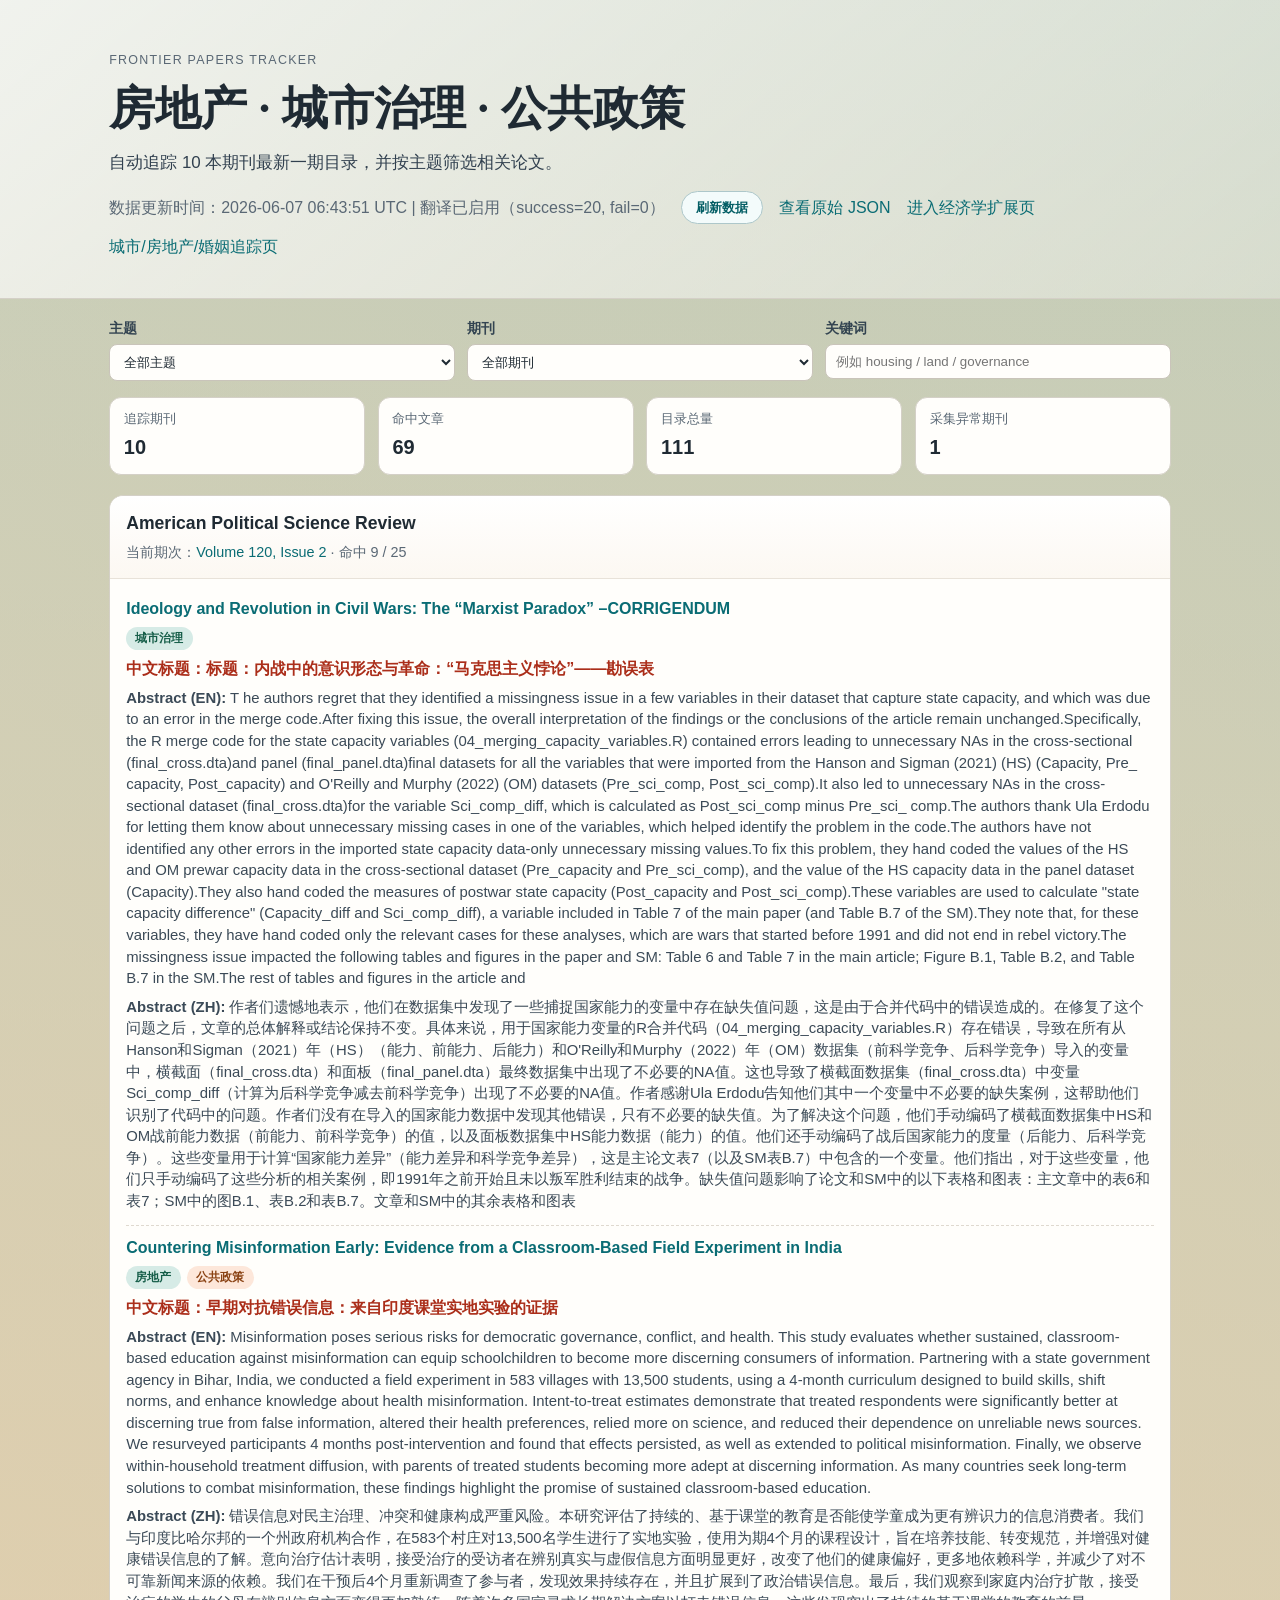
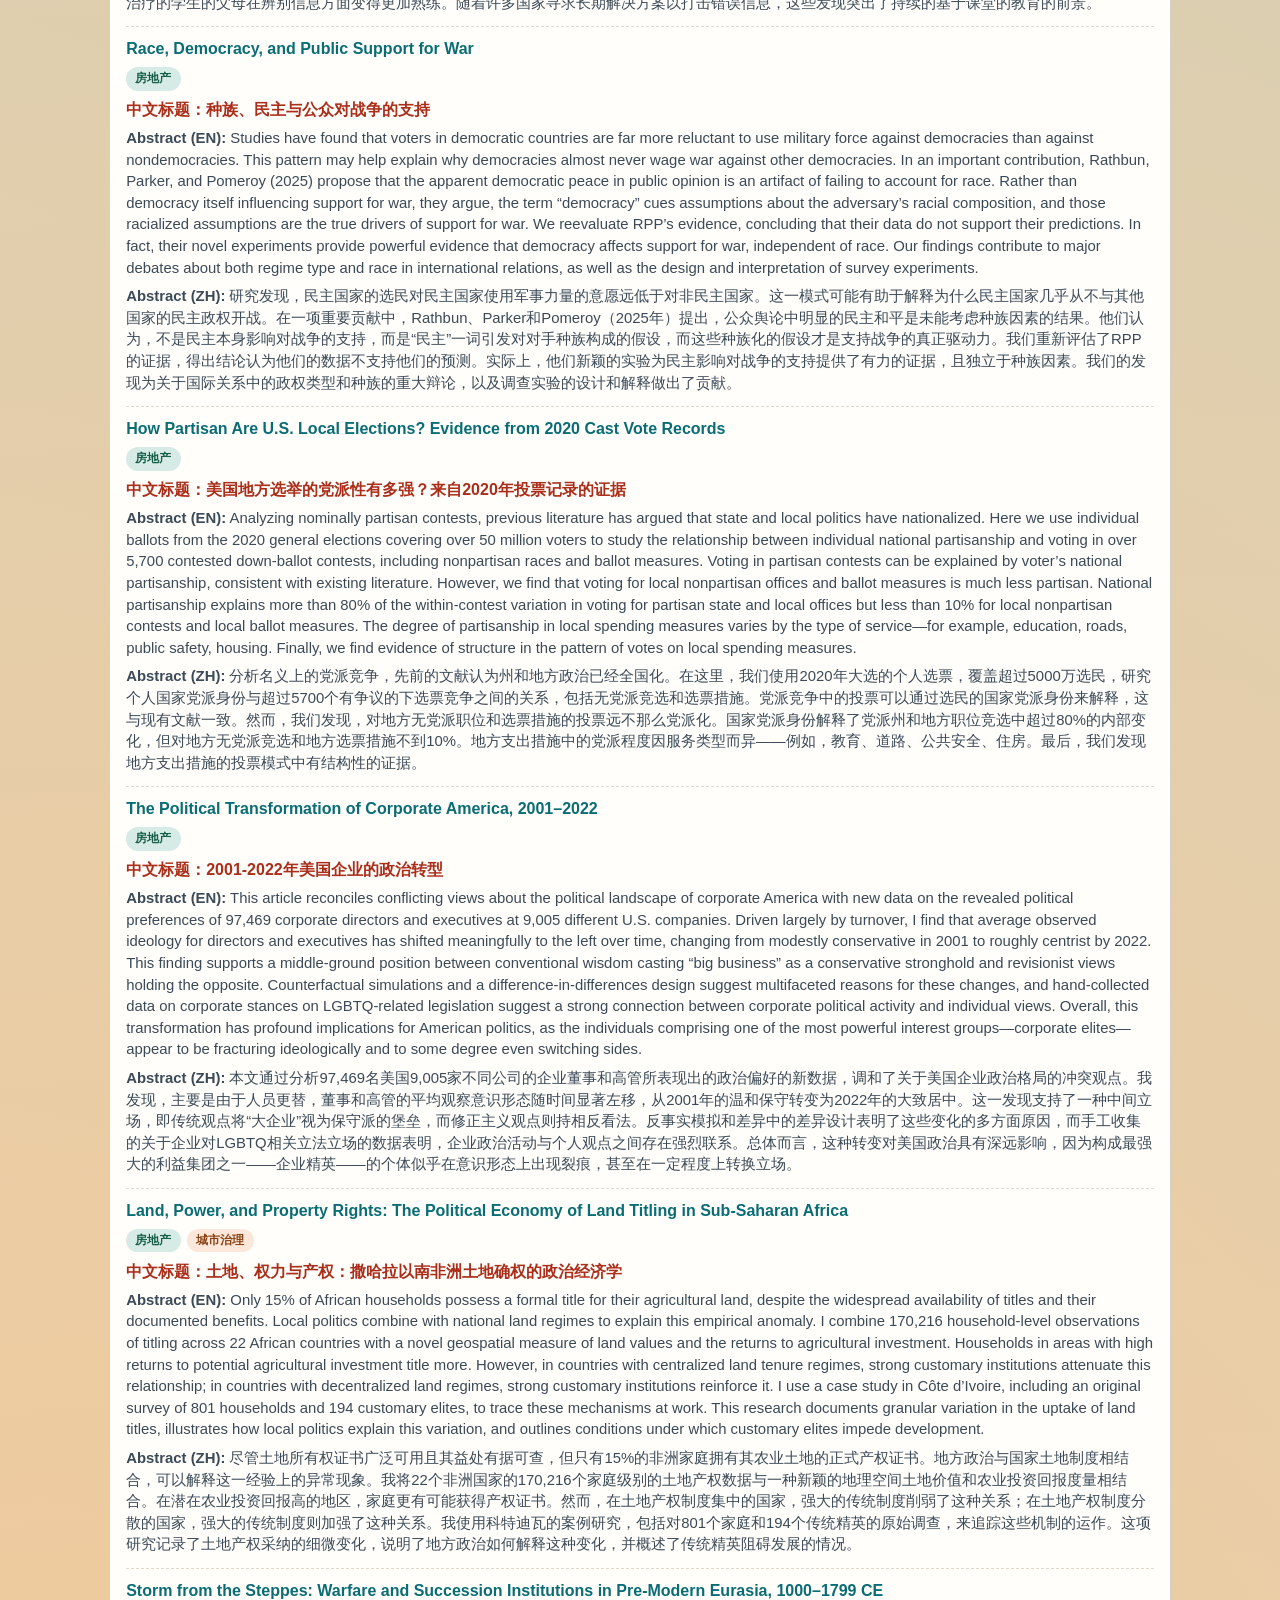
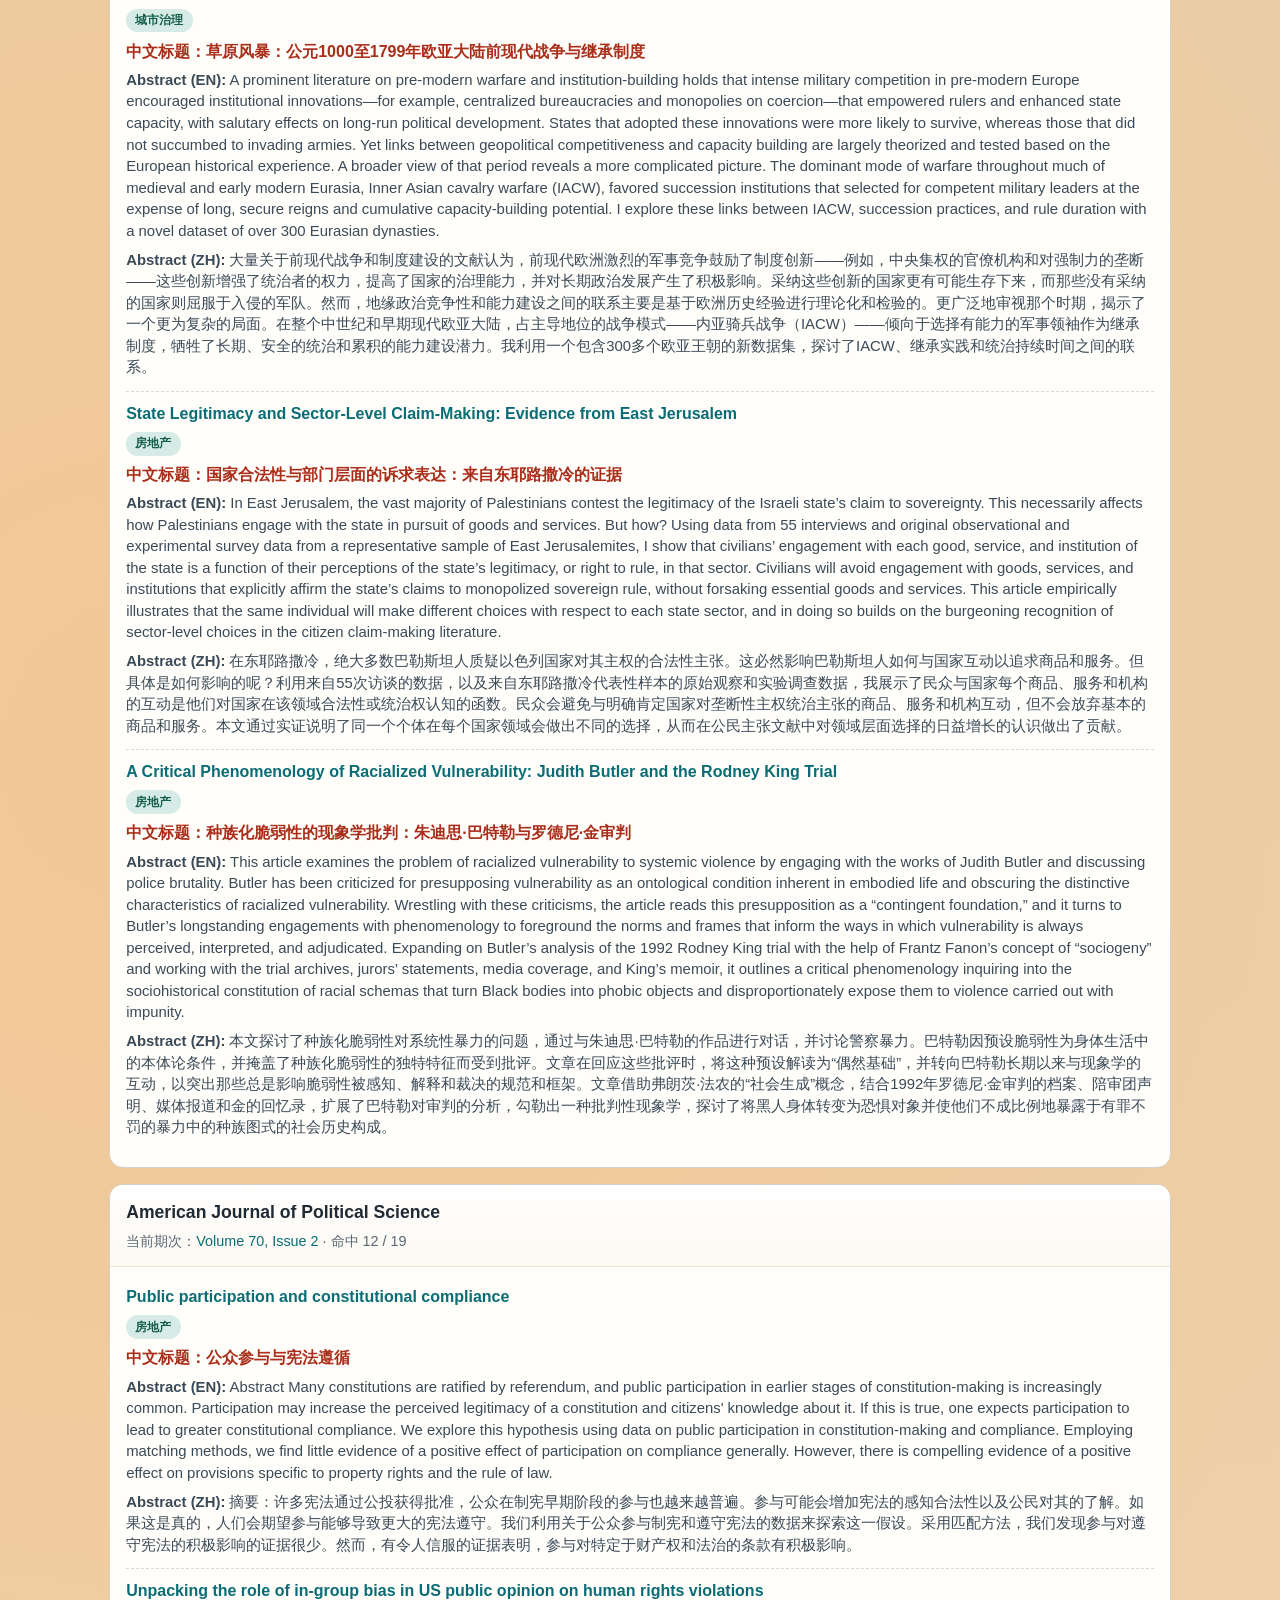
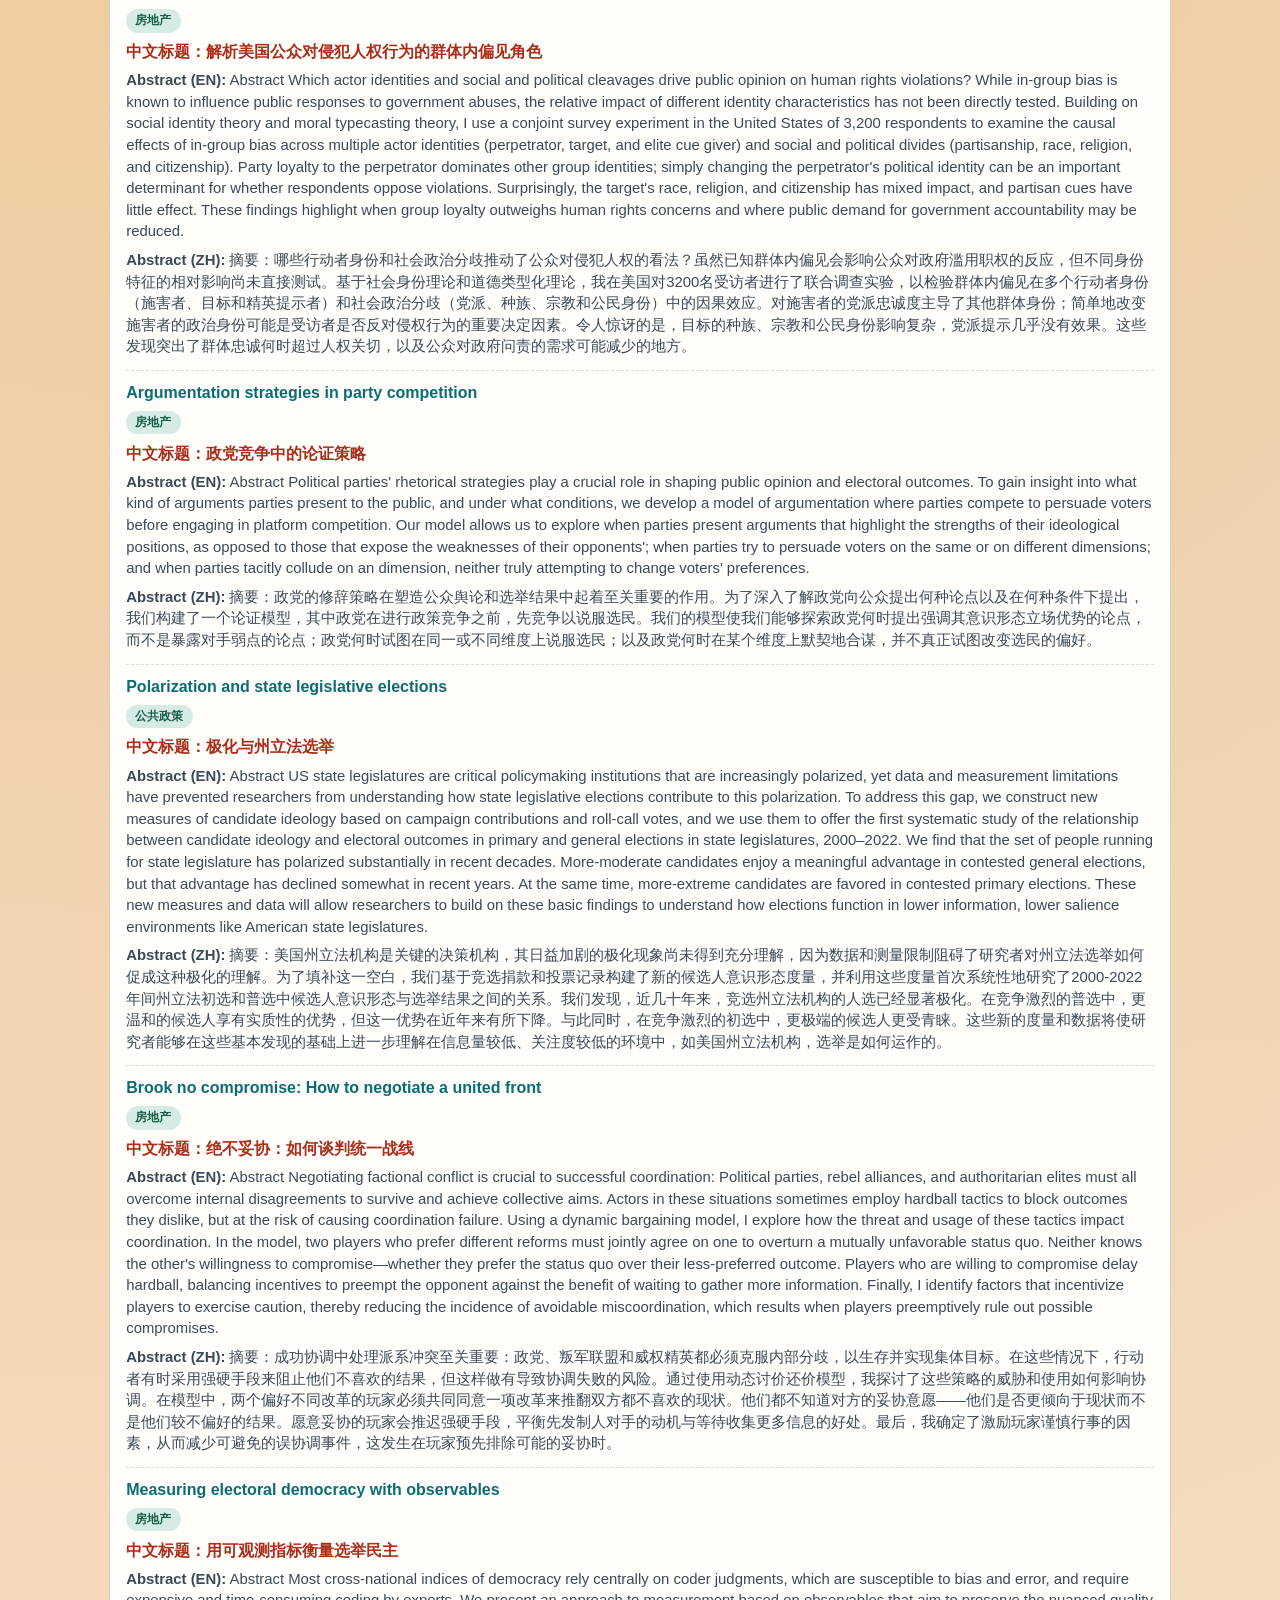
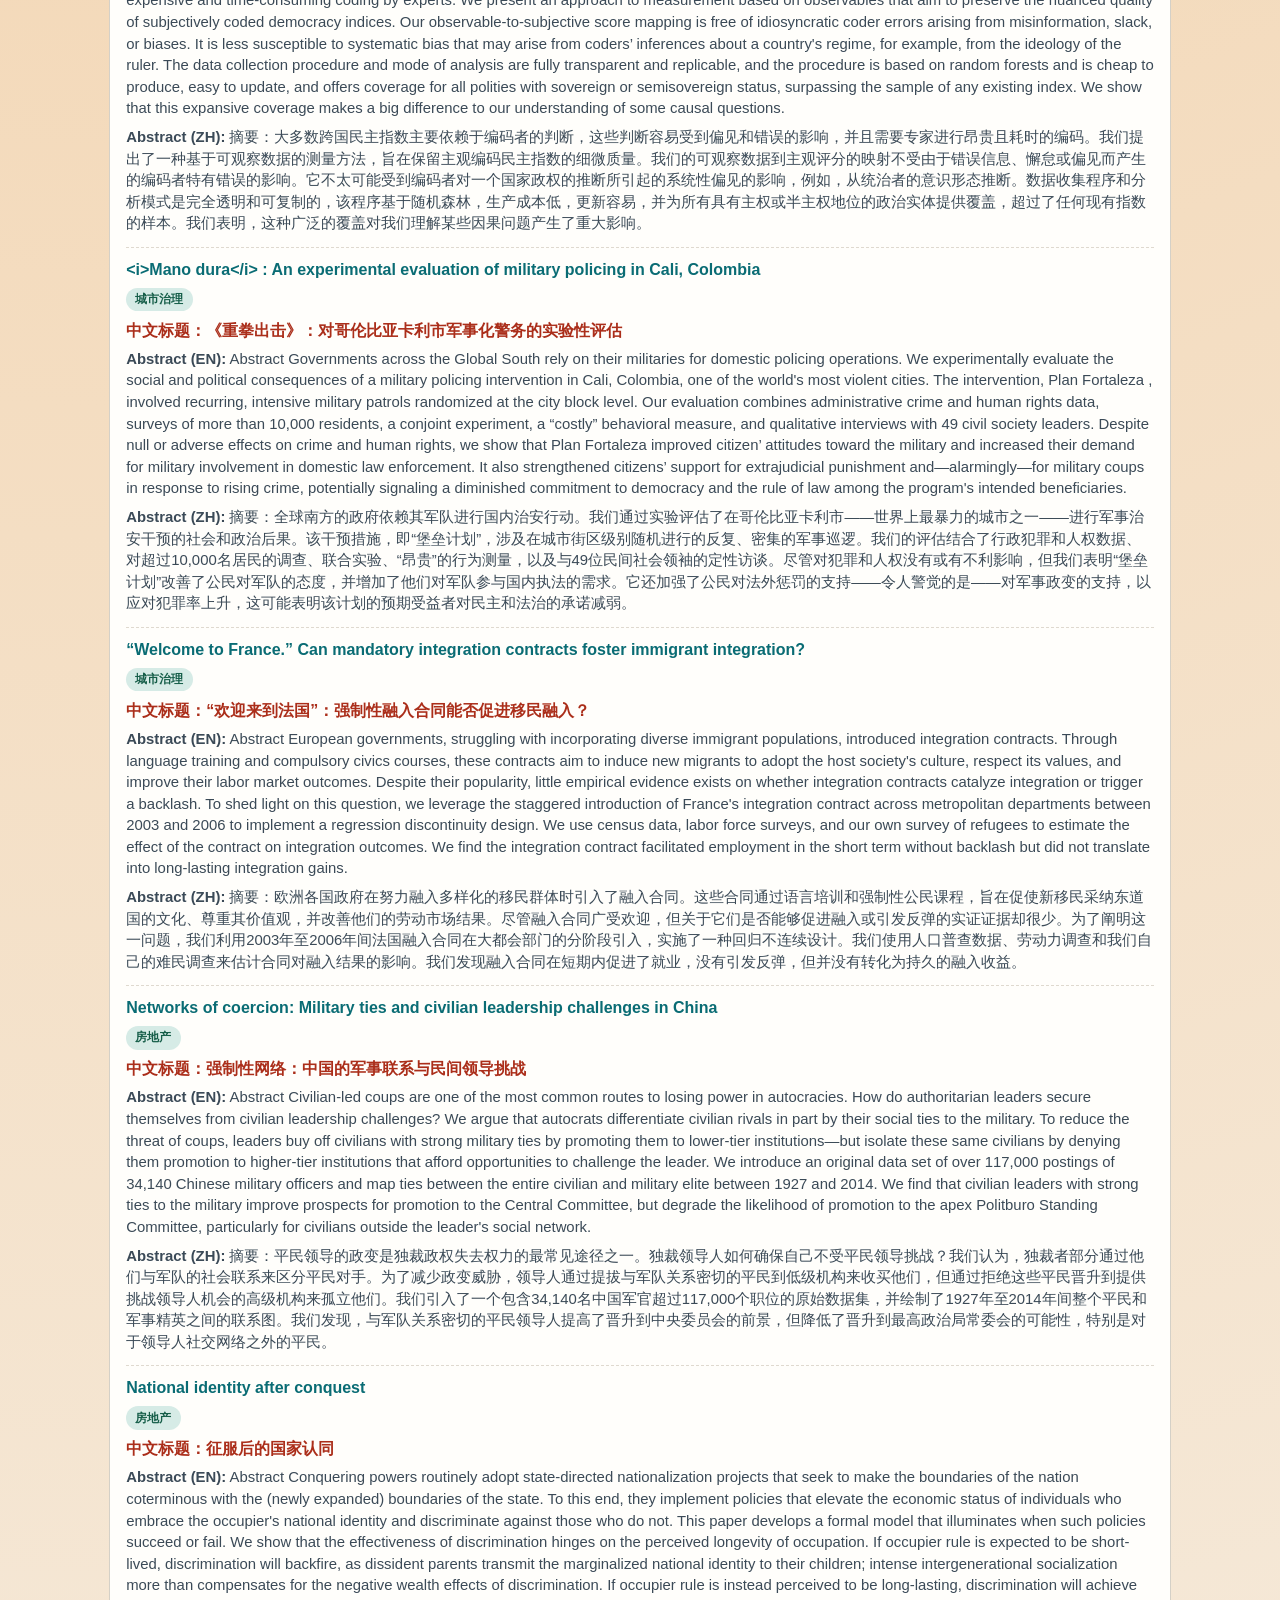
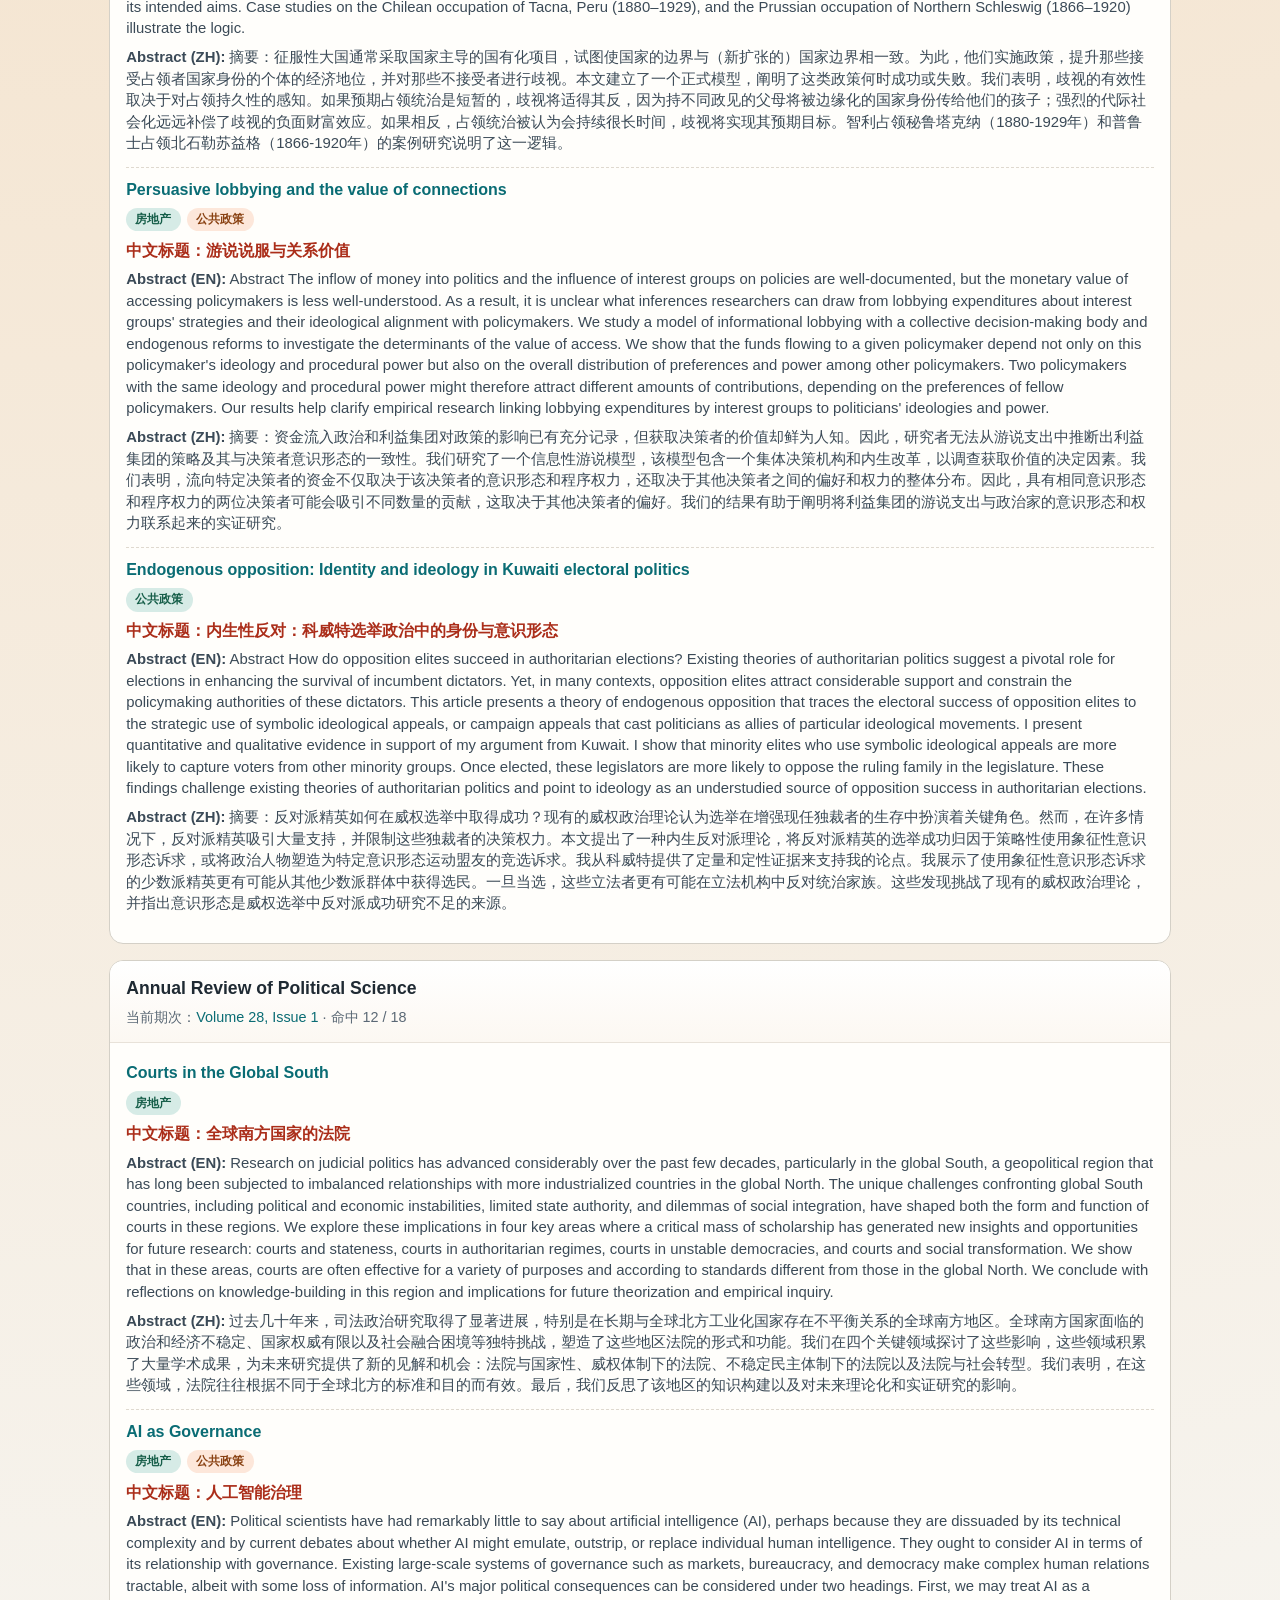
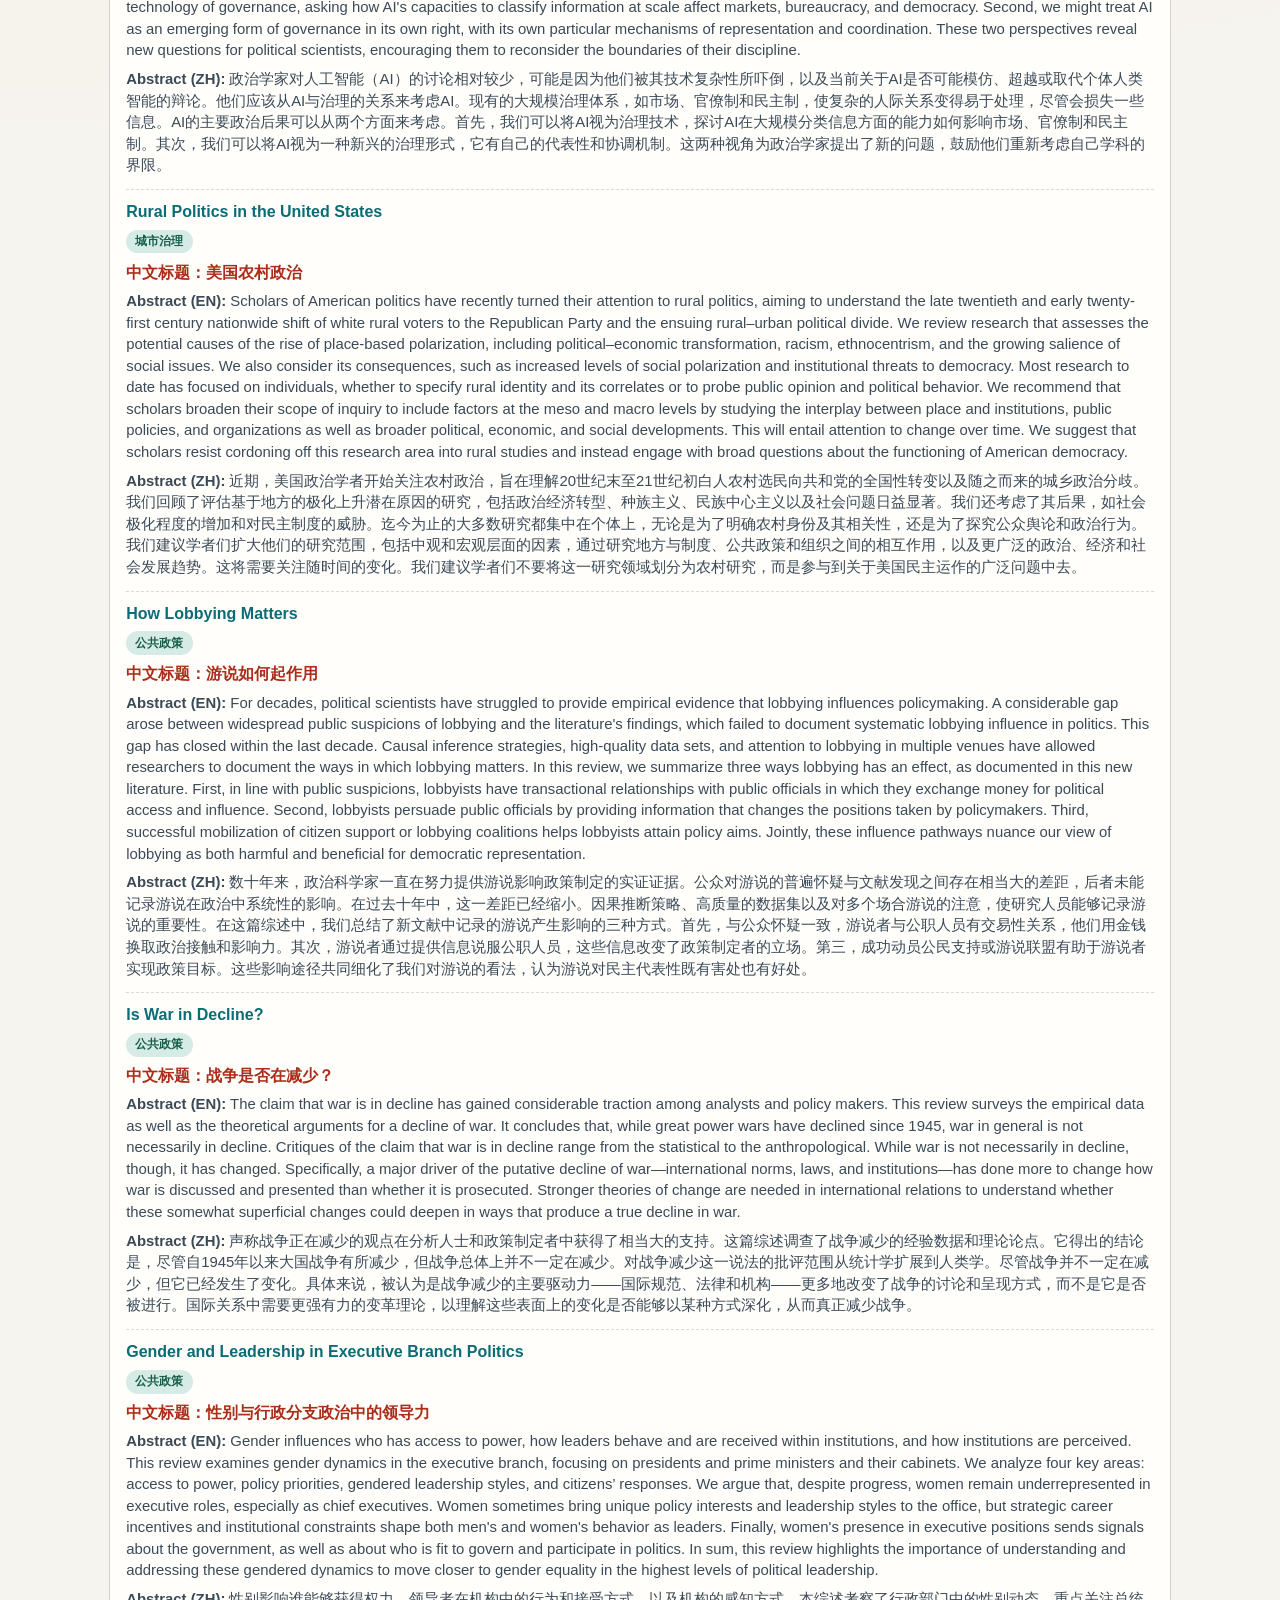
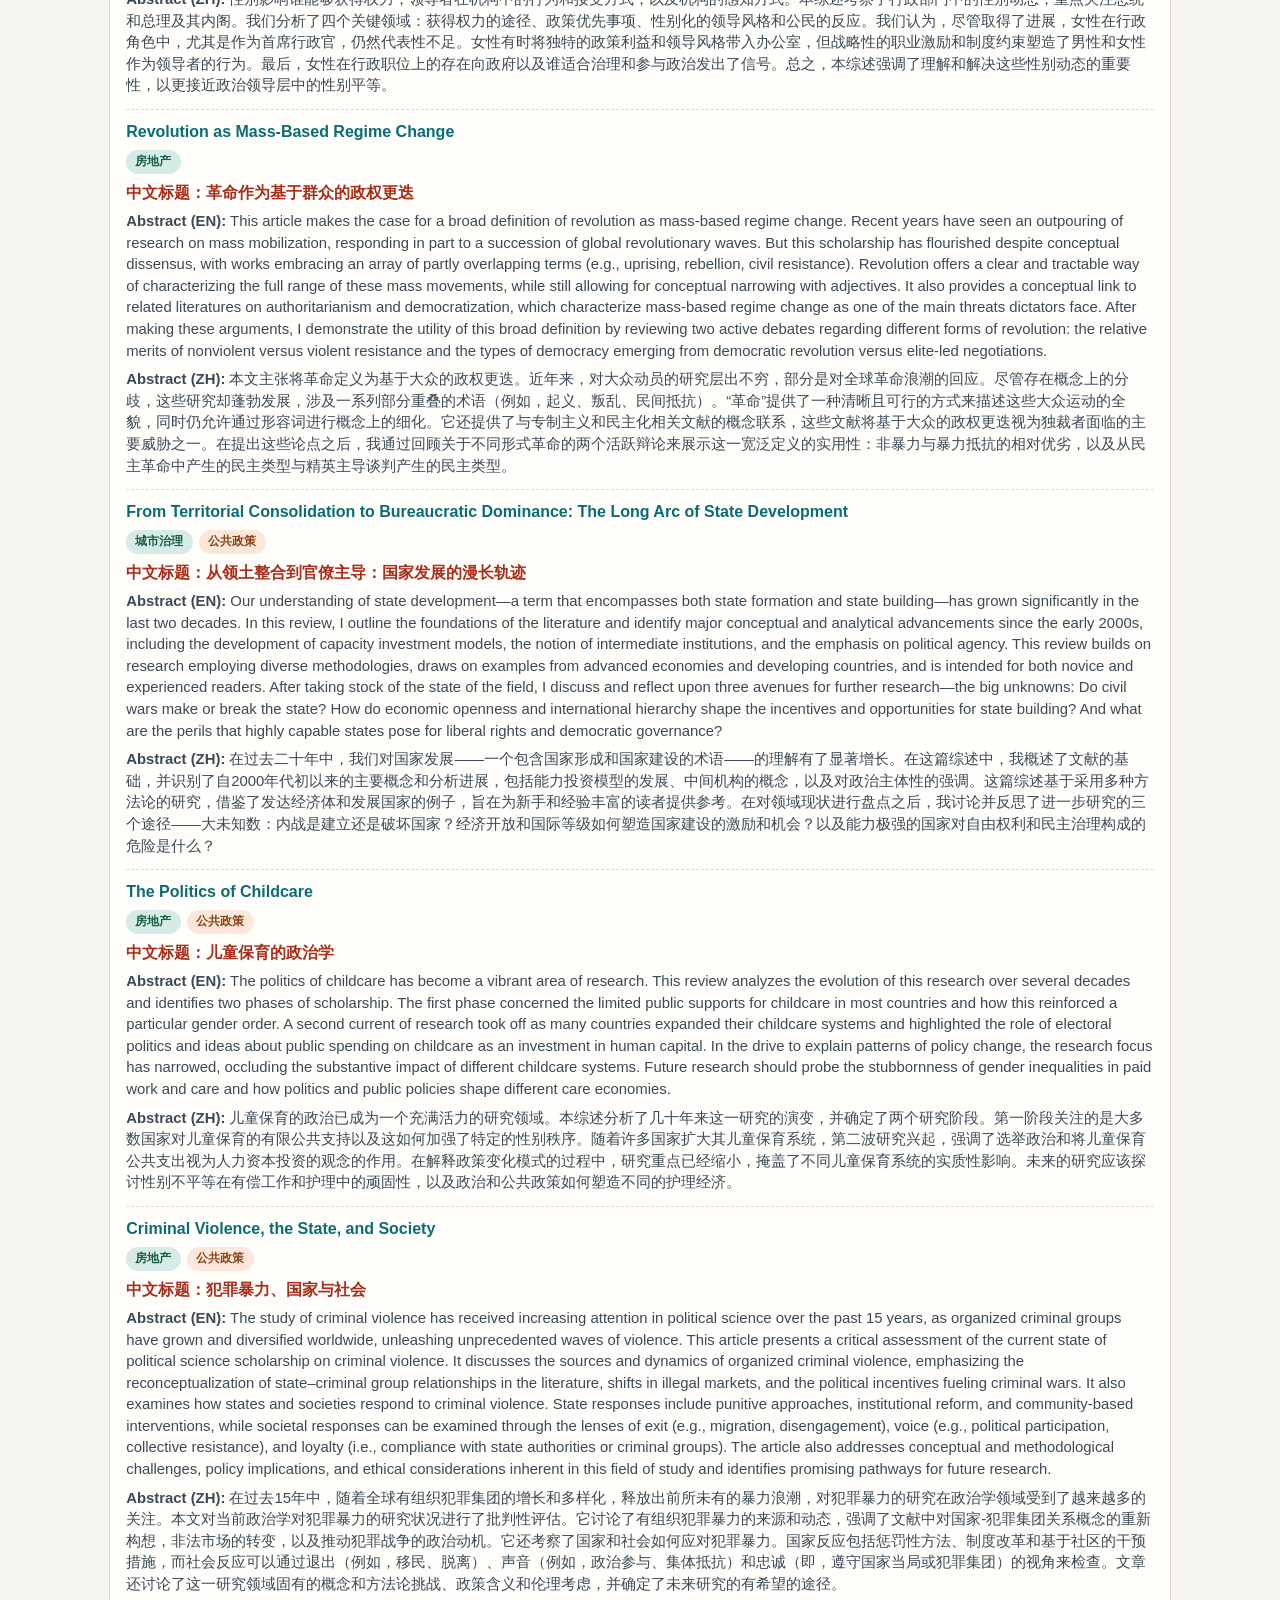
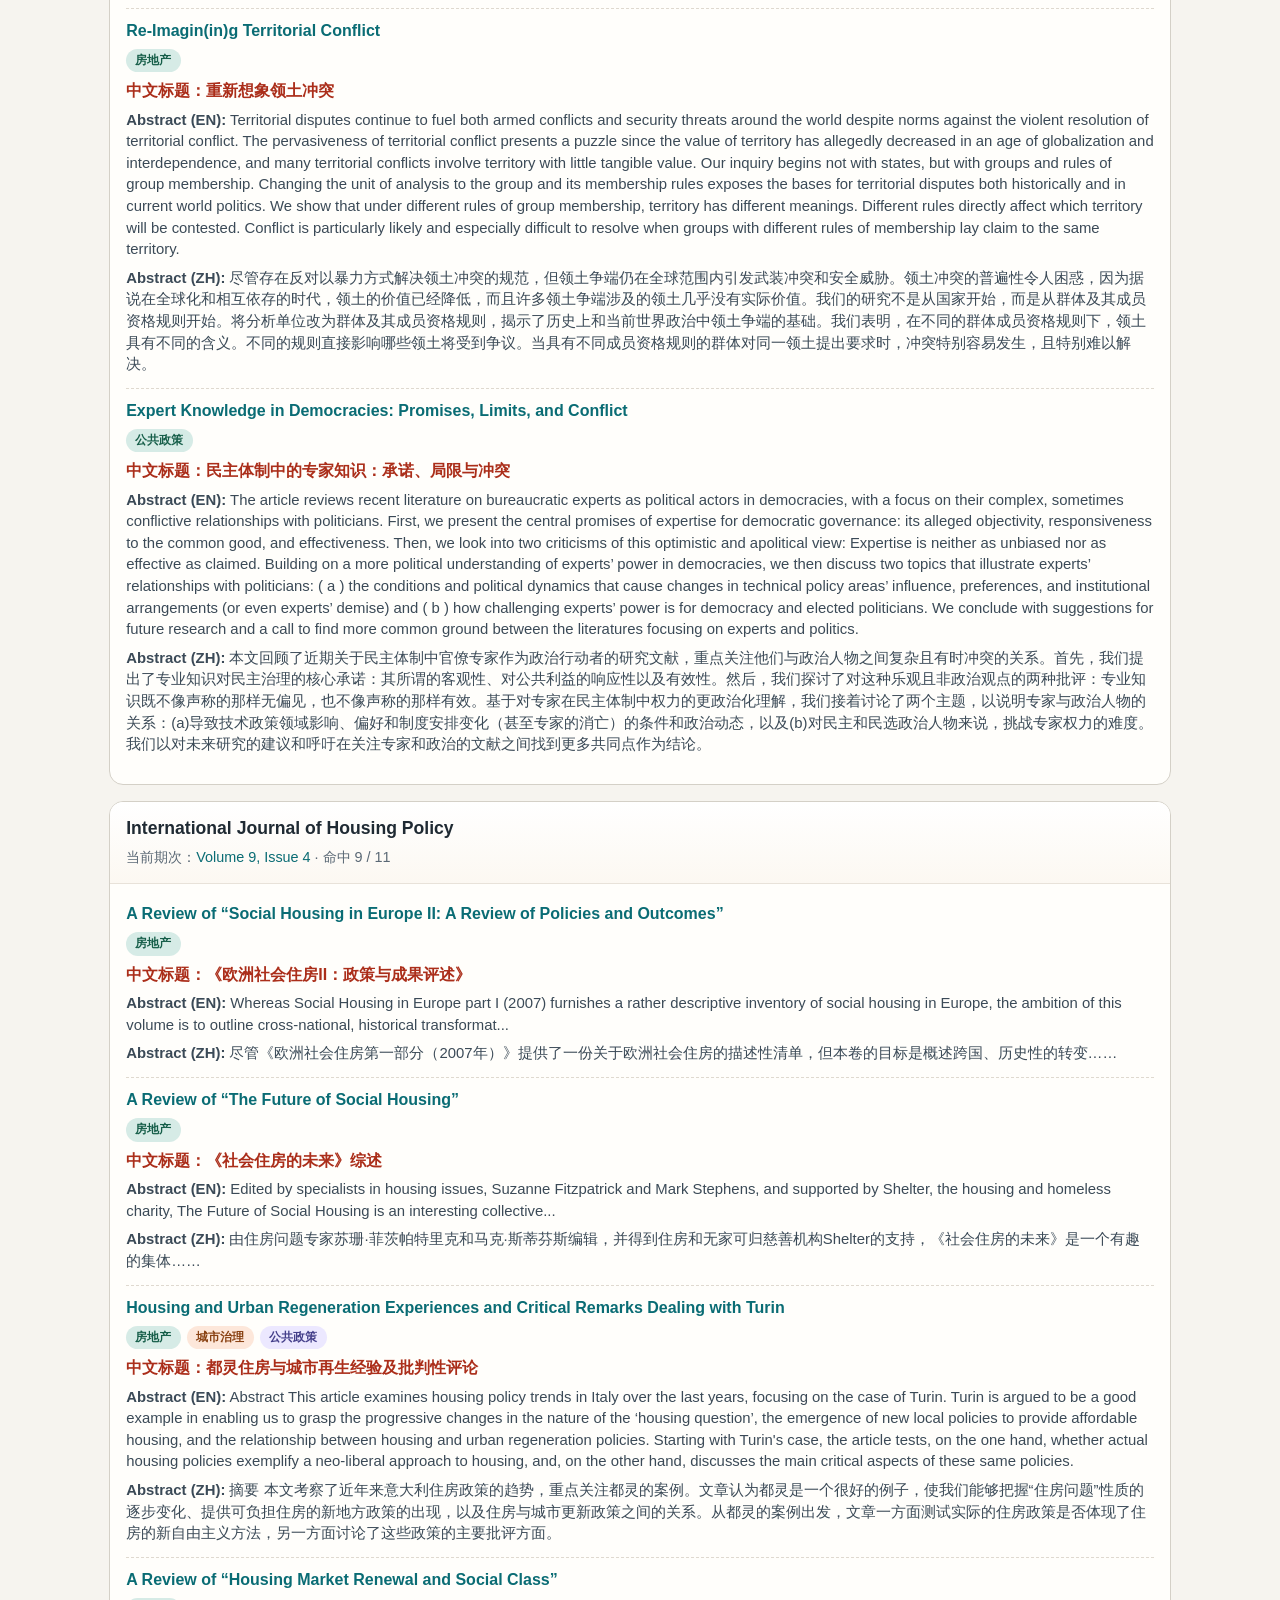
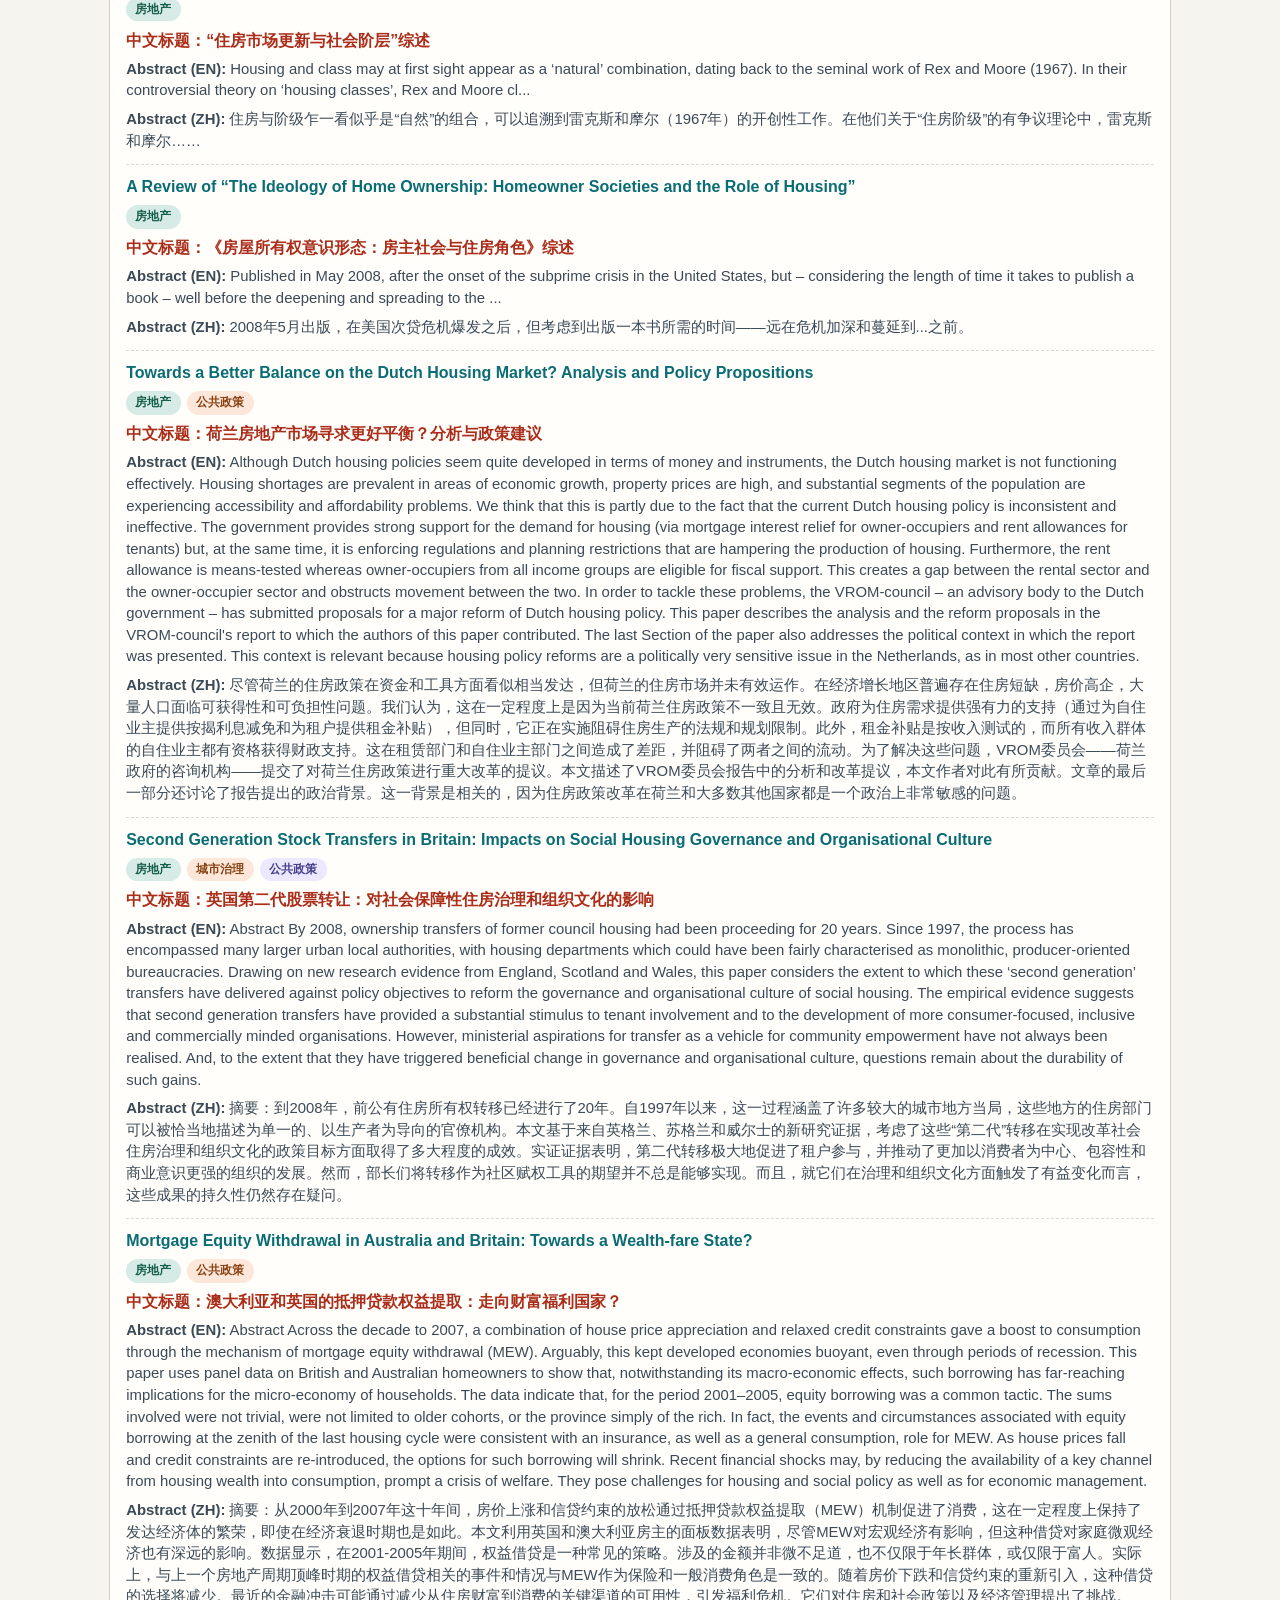
<file: index.html>
<!doctype html>
<html lang="zh-CN">
<head>
  <meta charset="utf-8">
  <meta name="viewport" content="width=device-width, initial-scale=1">
  <title>Frontier Papers Tracker</title>
  <meta name="description" content="实时追踪房地产、城市治理、公共政策相关期刊论文">
  <link rel="stylesheet" href="assets/css/site.css">
  <script src="assets/js/app.js" defer></script>
</head>
<body>
  <header class="hero">
    <div class="hero-inner">
      <p class="hero-kicker">Frontier Papers Tracker</p>
      <h1>房地产 · 城市治理 · 公共政策</h1>
      <p class="hero-subtitle">
        自动追踪 10 本期刊最新一期目录，并按主题筛选相关论文。
      </p>
      <div class="hero-meta">
        <span id="update-time">加载中...</span>
        <button id="refresh-btn" type="button">刷新数据</button>
        <a href="standalone-policy-journal-tracker/data/policy_tracker.json" target="_blank" rel="noopener">查看原始 JSON</a>
        <a href="./econ-frontier.html">进入经济学扩展页</a>
        <a href="./urban-realestate-marriage.html">城市/房地产/婚姻追踪页</a>
      </div>
    </div>
  </header>

  <main class="container">
    <section class="controls">
      <label class="control">
        <span>主题</span>
        <select id="topic-filter">
          <option value="">全部主题</option>
        </select>
      </label>

      <label class="control">
        <span>期刊</span>
        <select id="journal-filter">
          <option value="">全部期刊</option>
        </select>
      </label>

      <label class="control control-search">
        <span>关键词</span>
        <input id="search-input" type="search" placeholder="例如 housing / land / governance">
      </label>
    </section>

    <section id="summary-cards" class="summary-cards" aria-live="polite"></section>
    <section id="error-box" class="error-box" hidden></section>
    <section id="journal-list" class="journal-list" aria-live="polite"></section>
  </main>
</body>
</html>
</file>
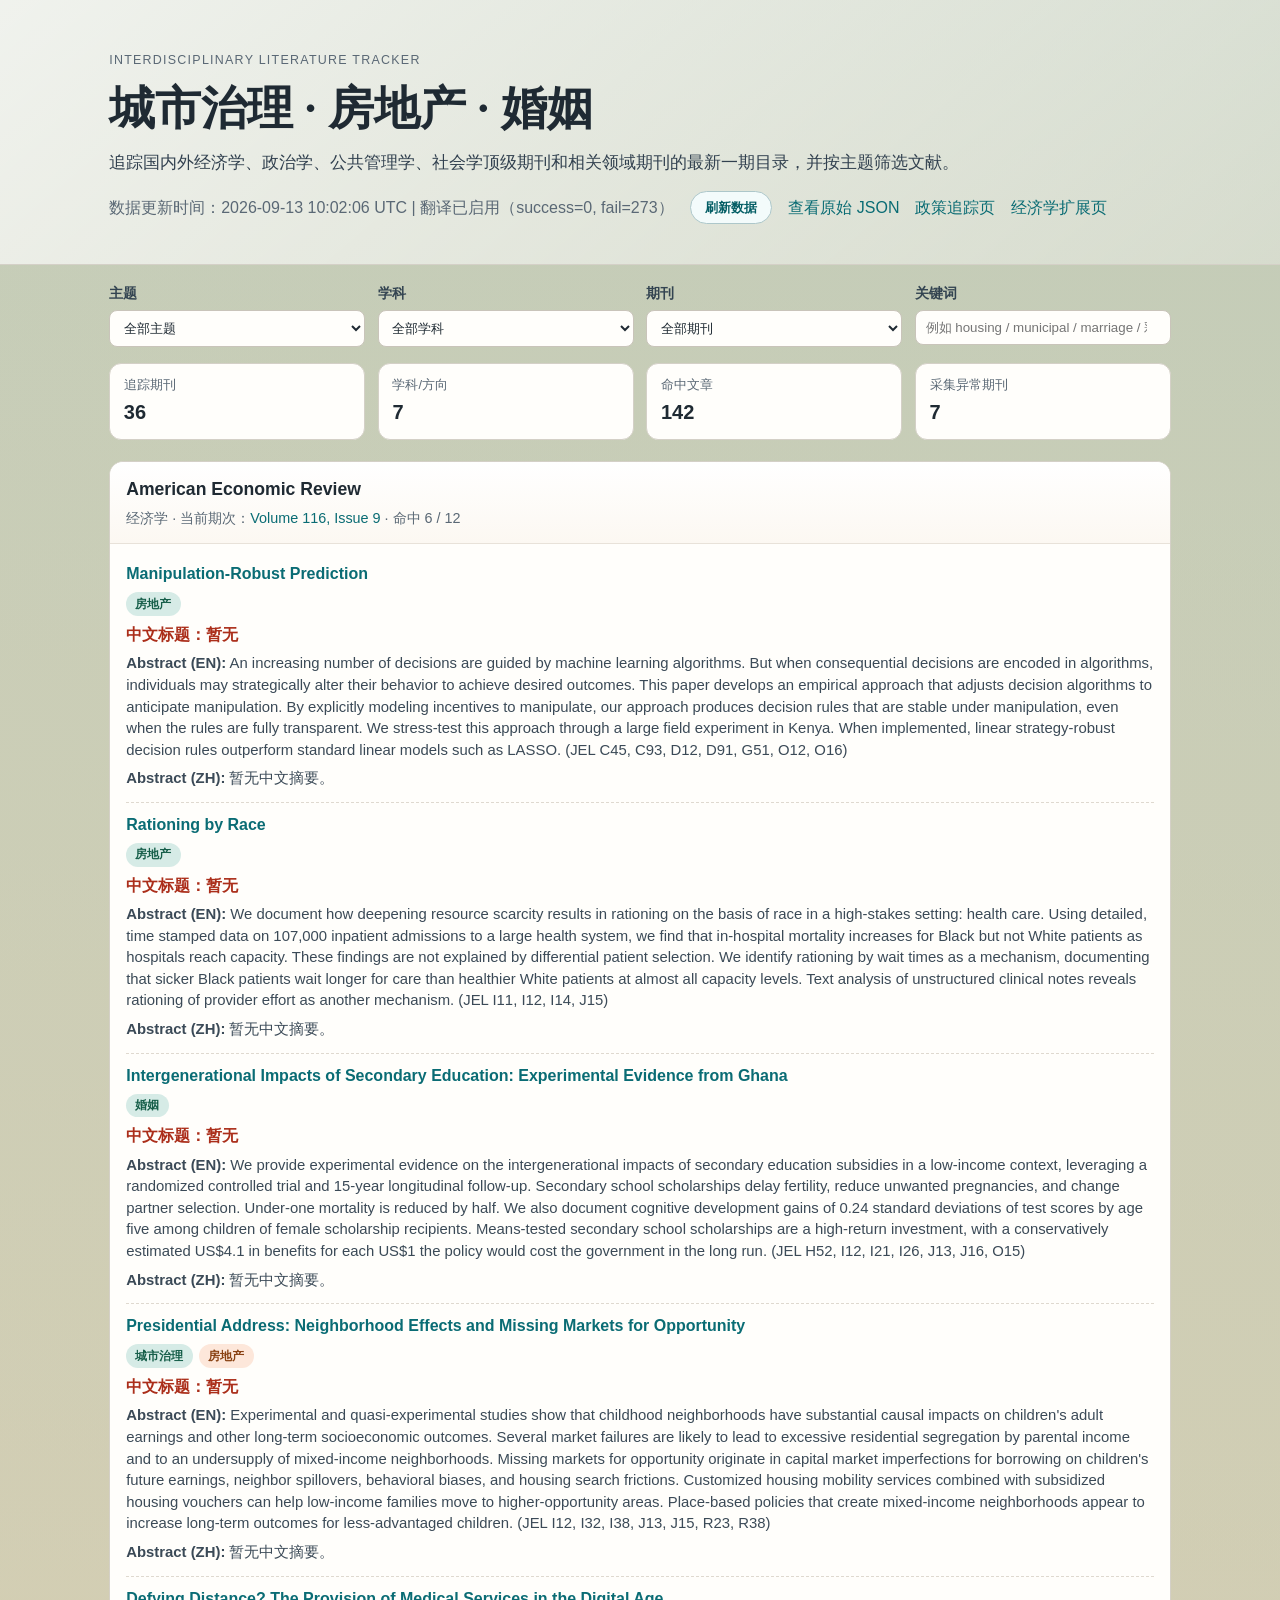
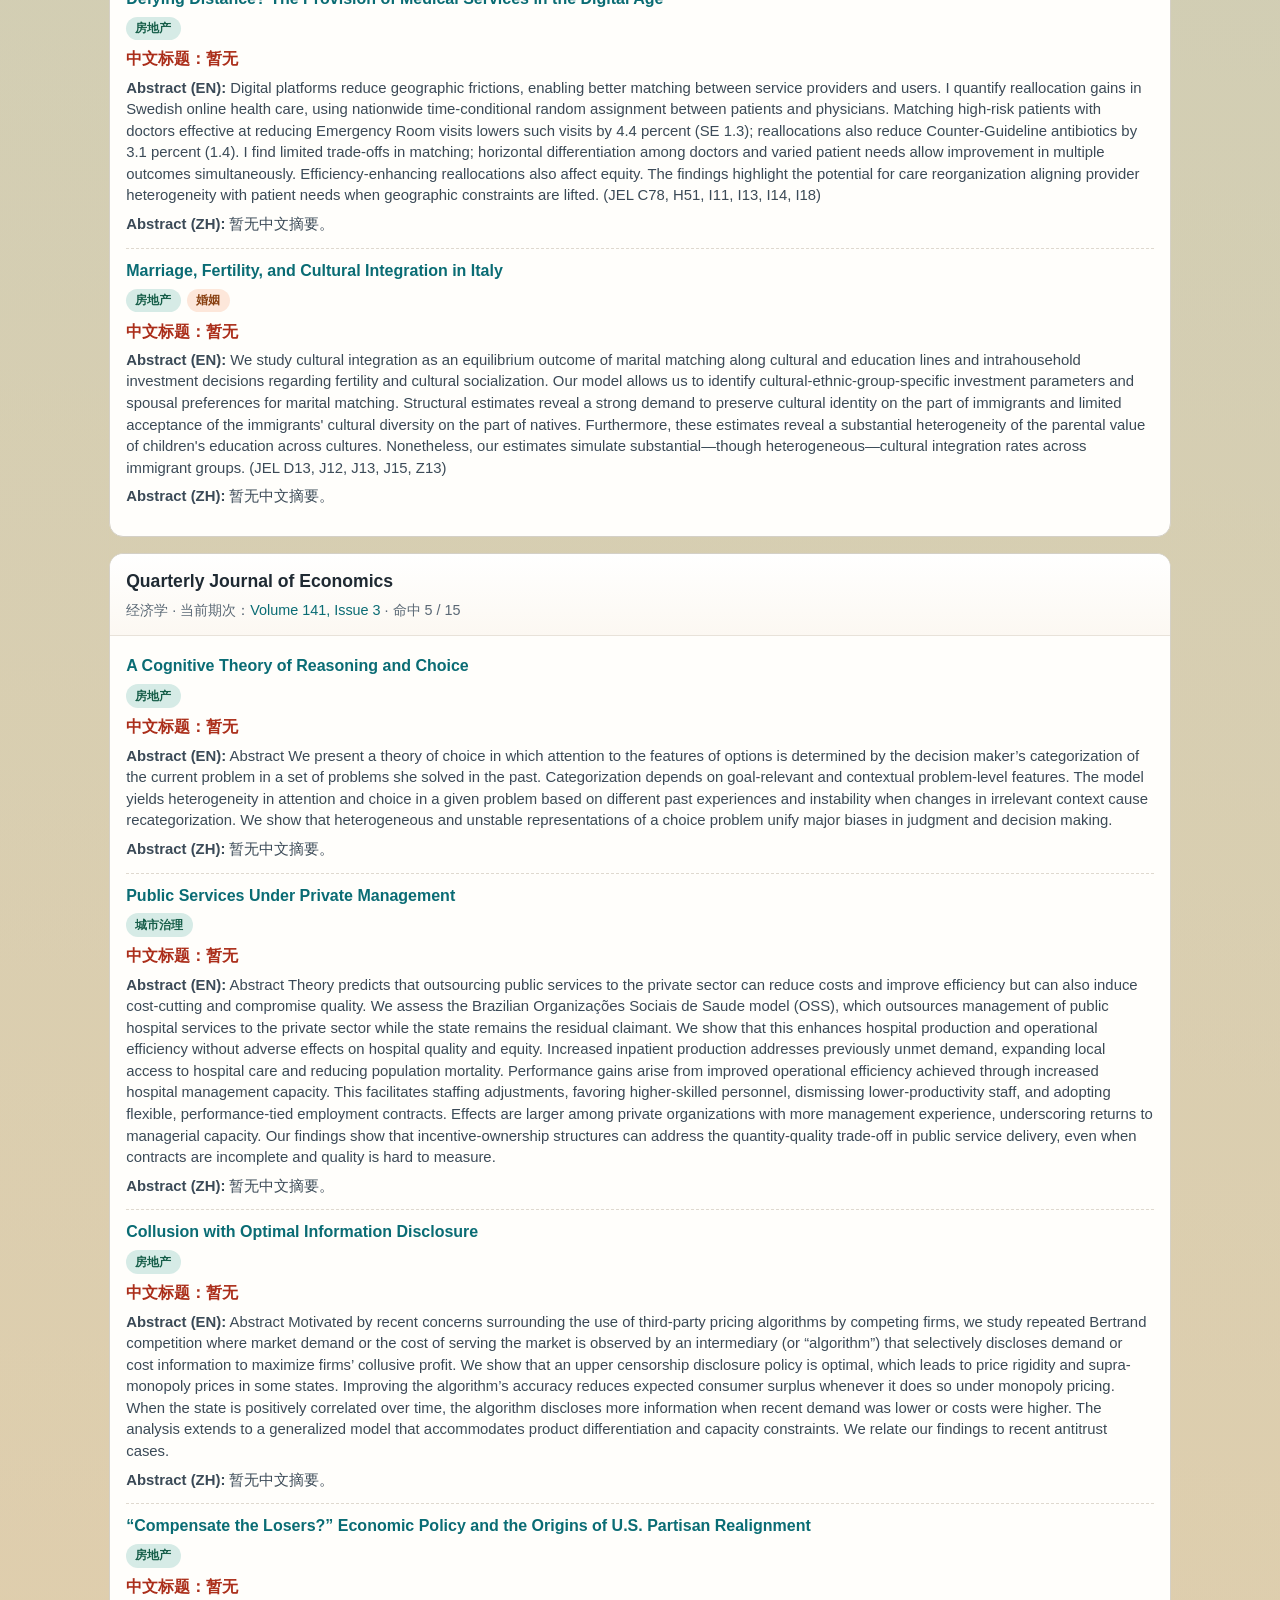
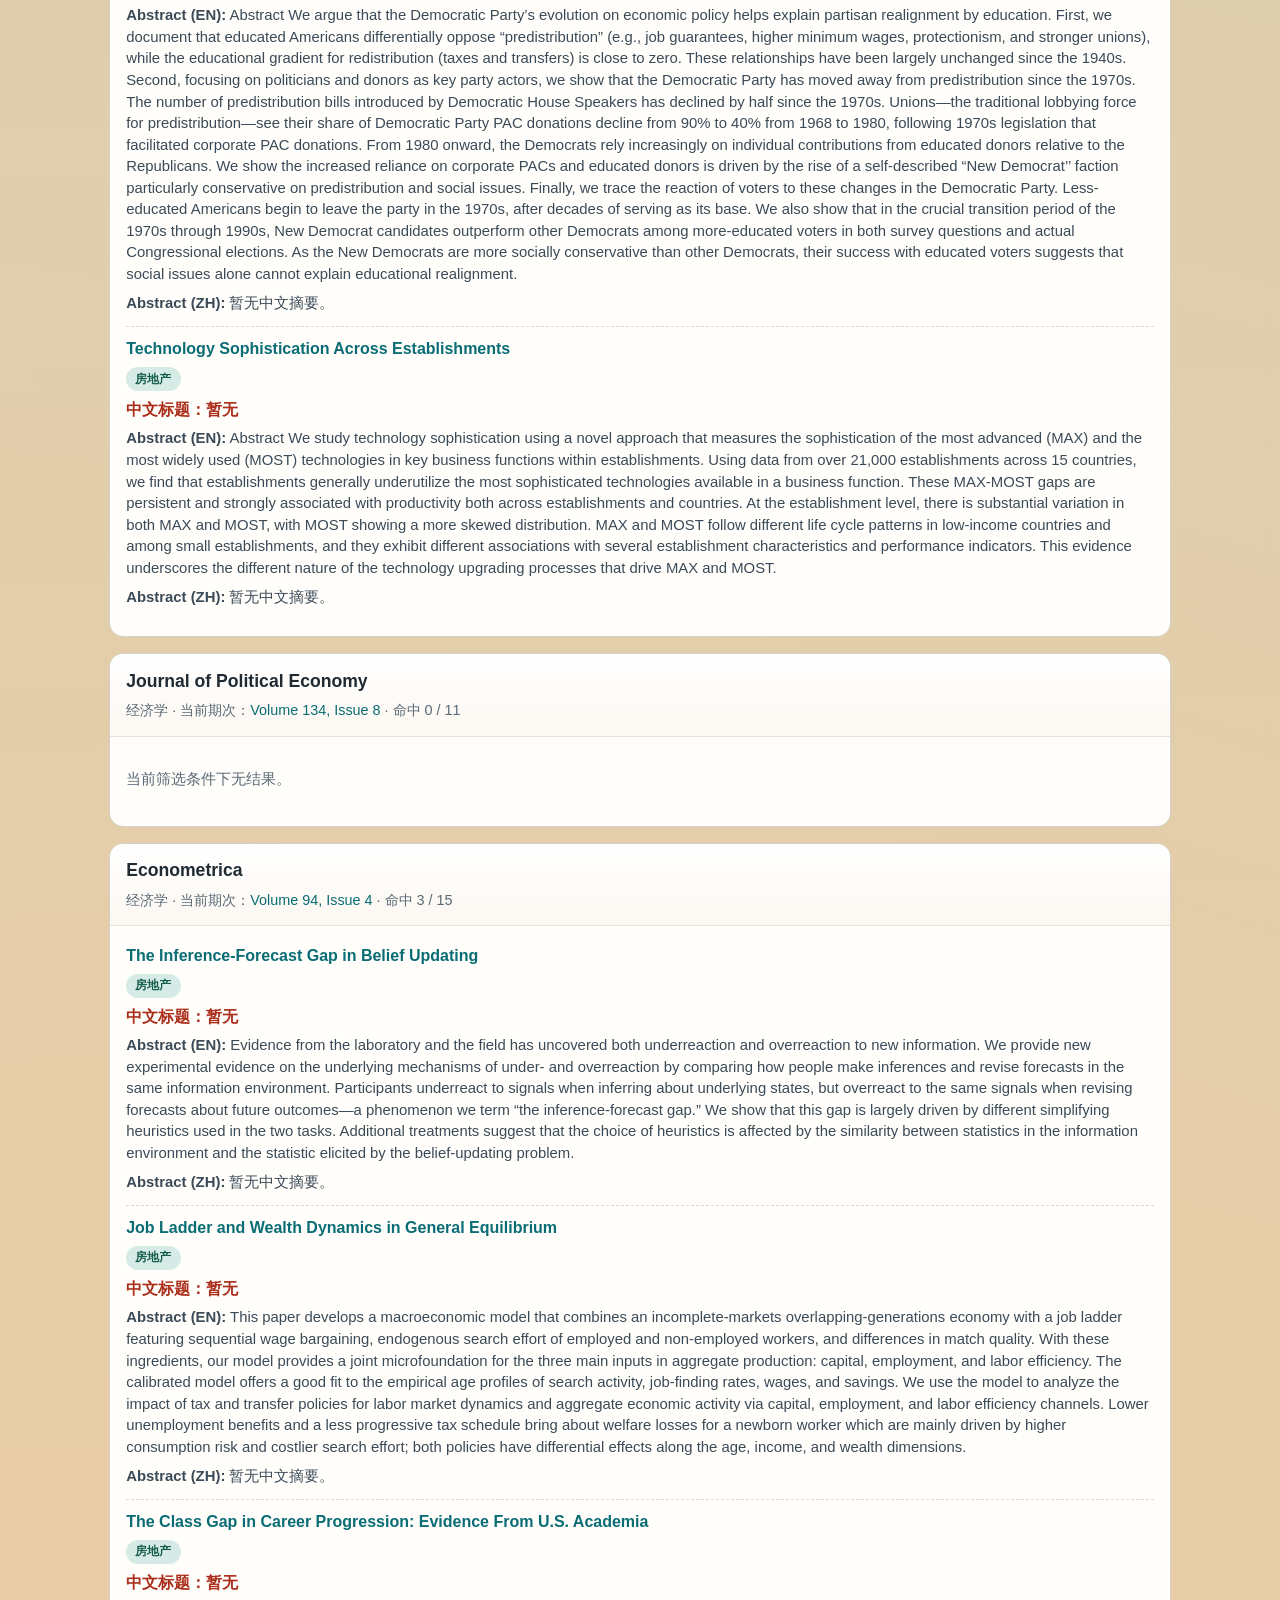
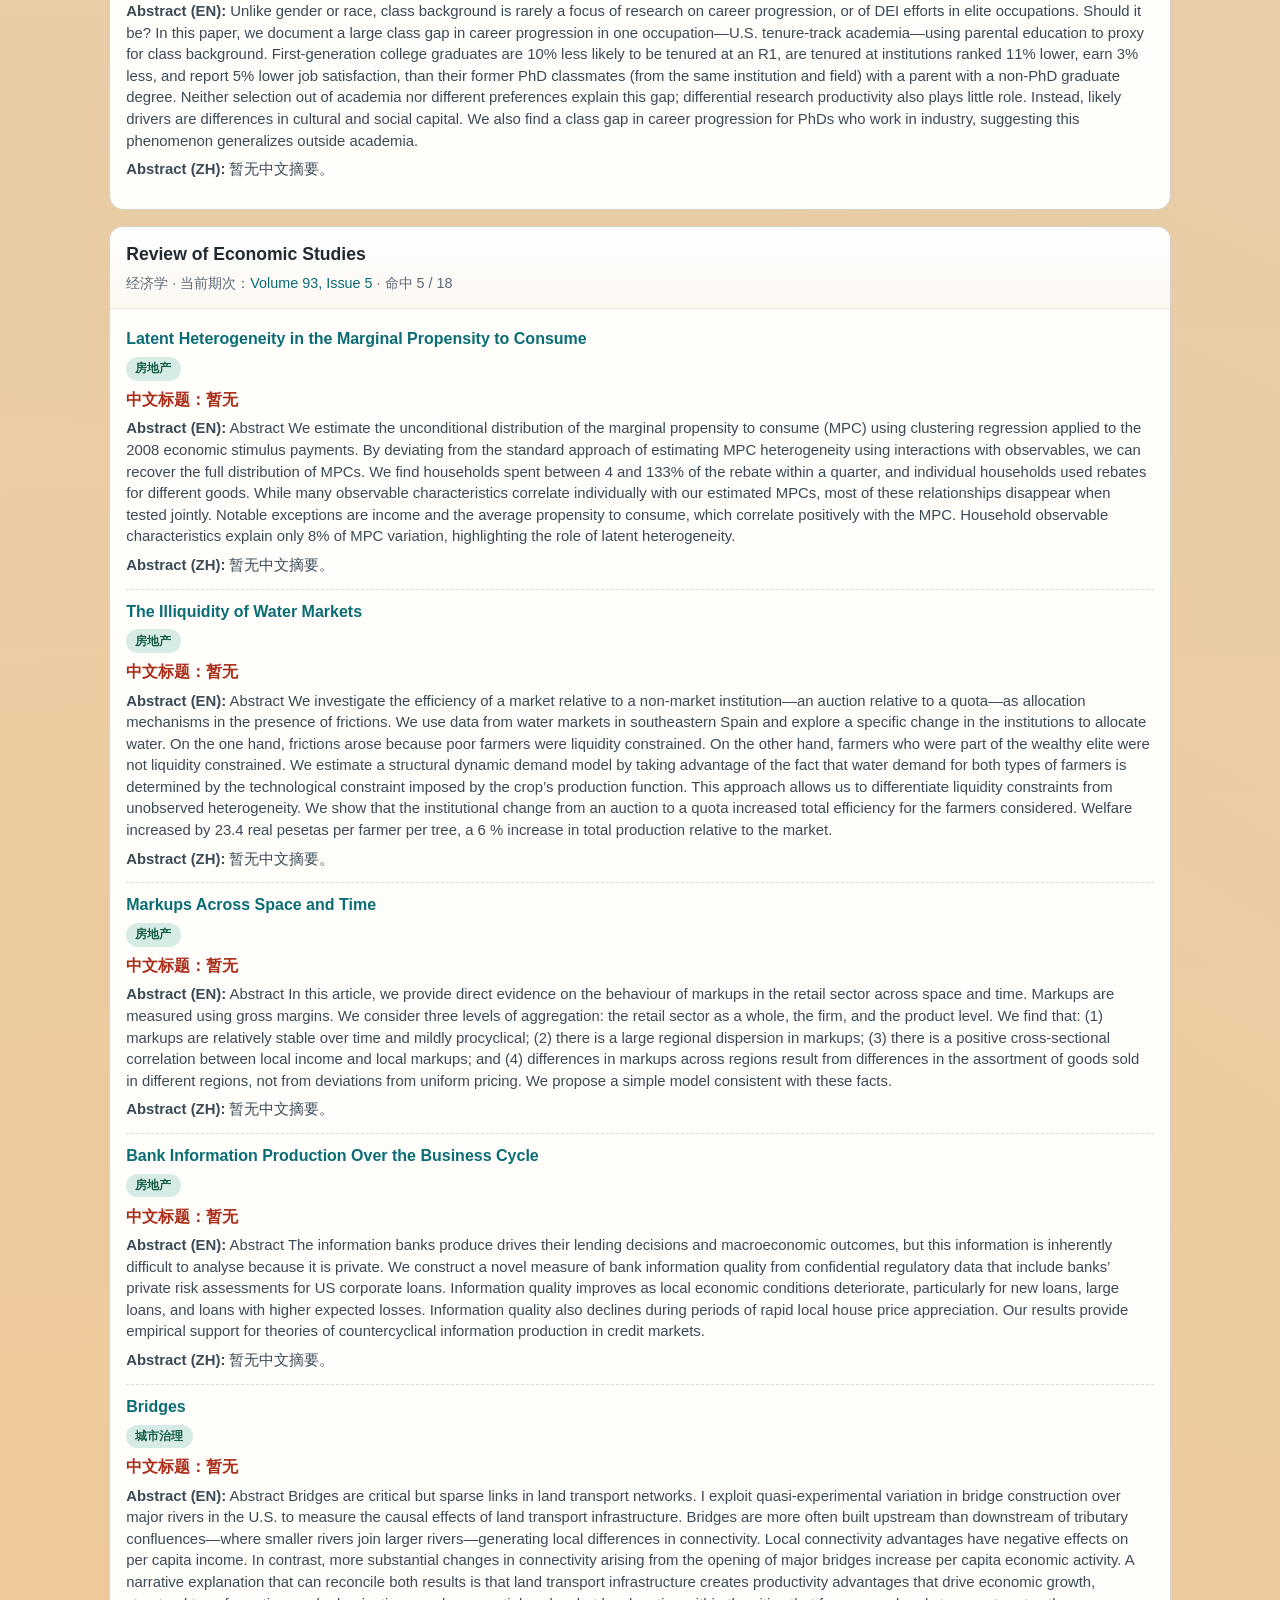
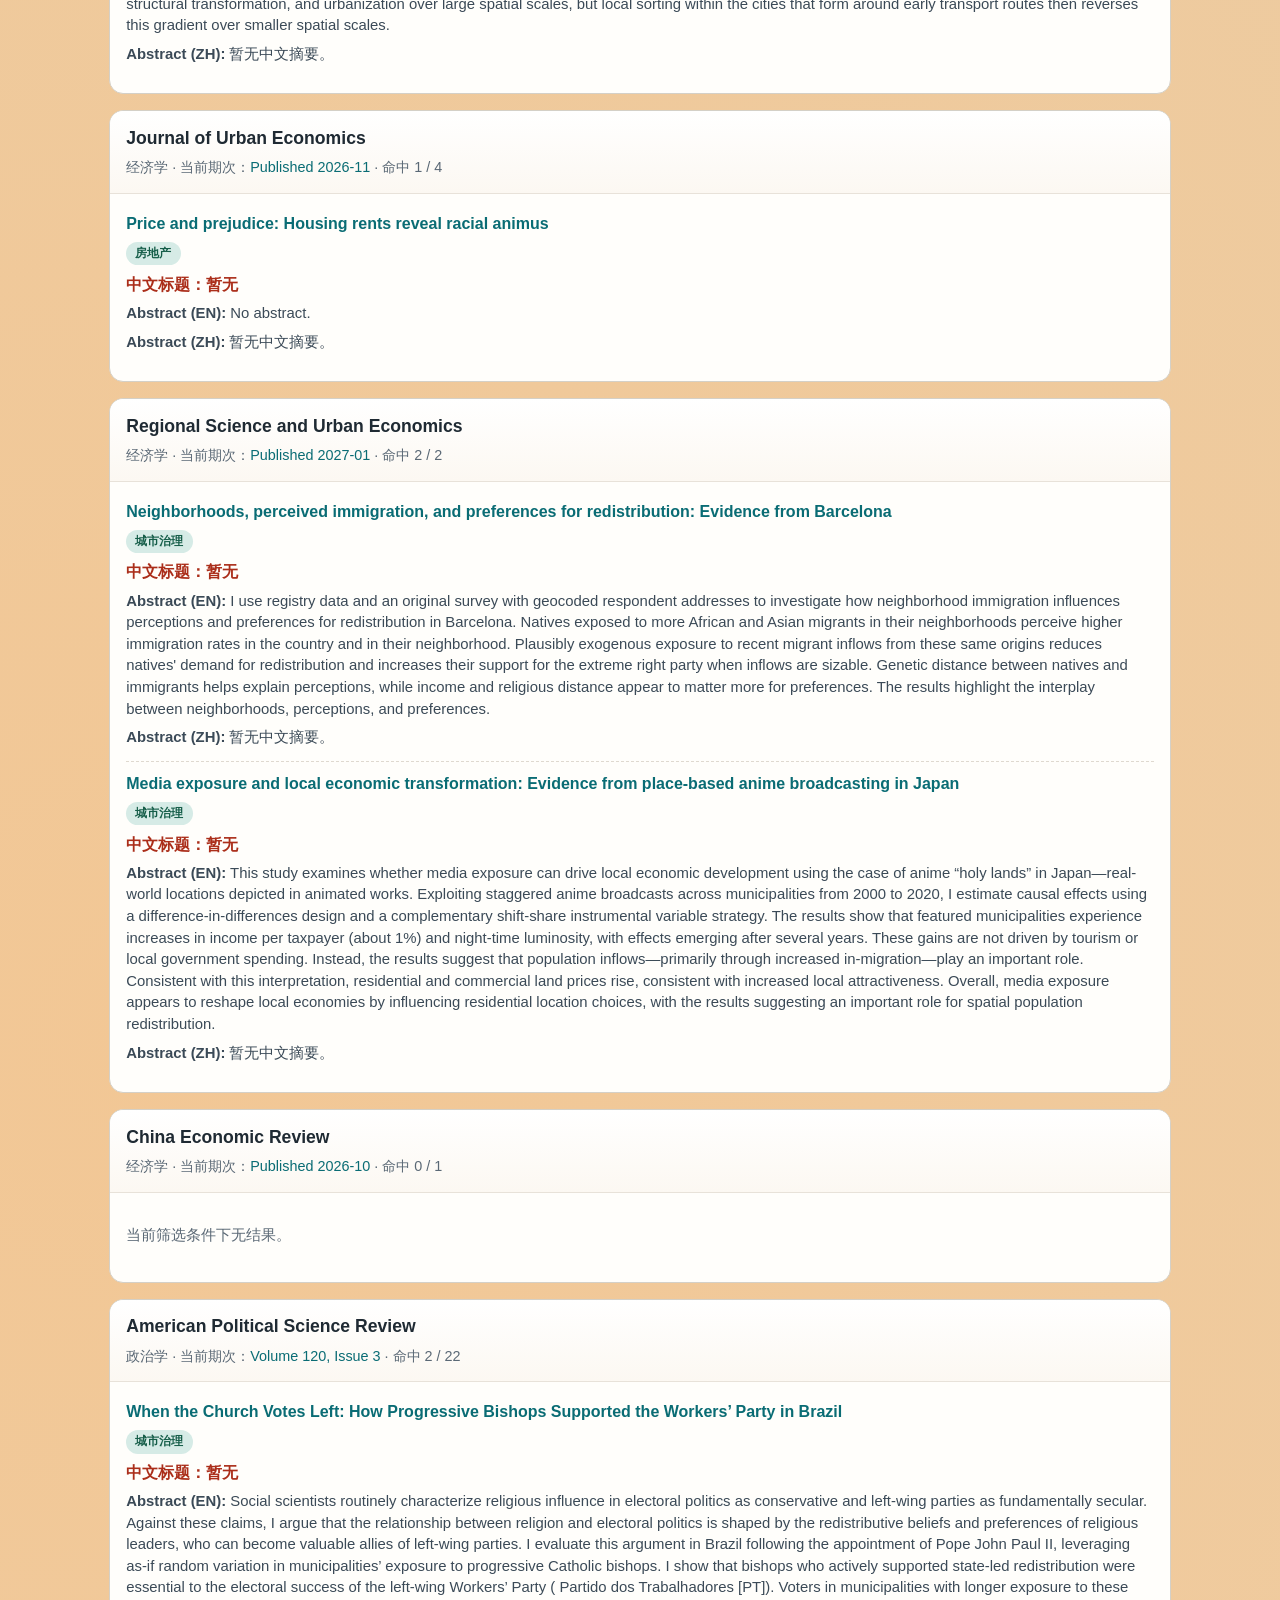
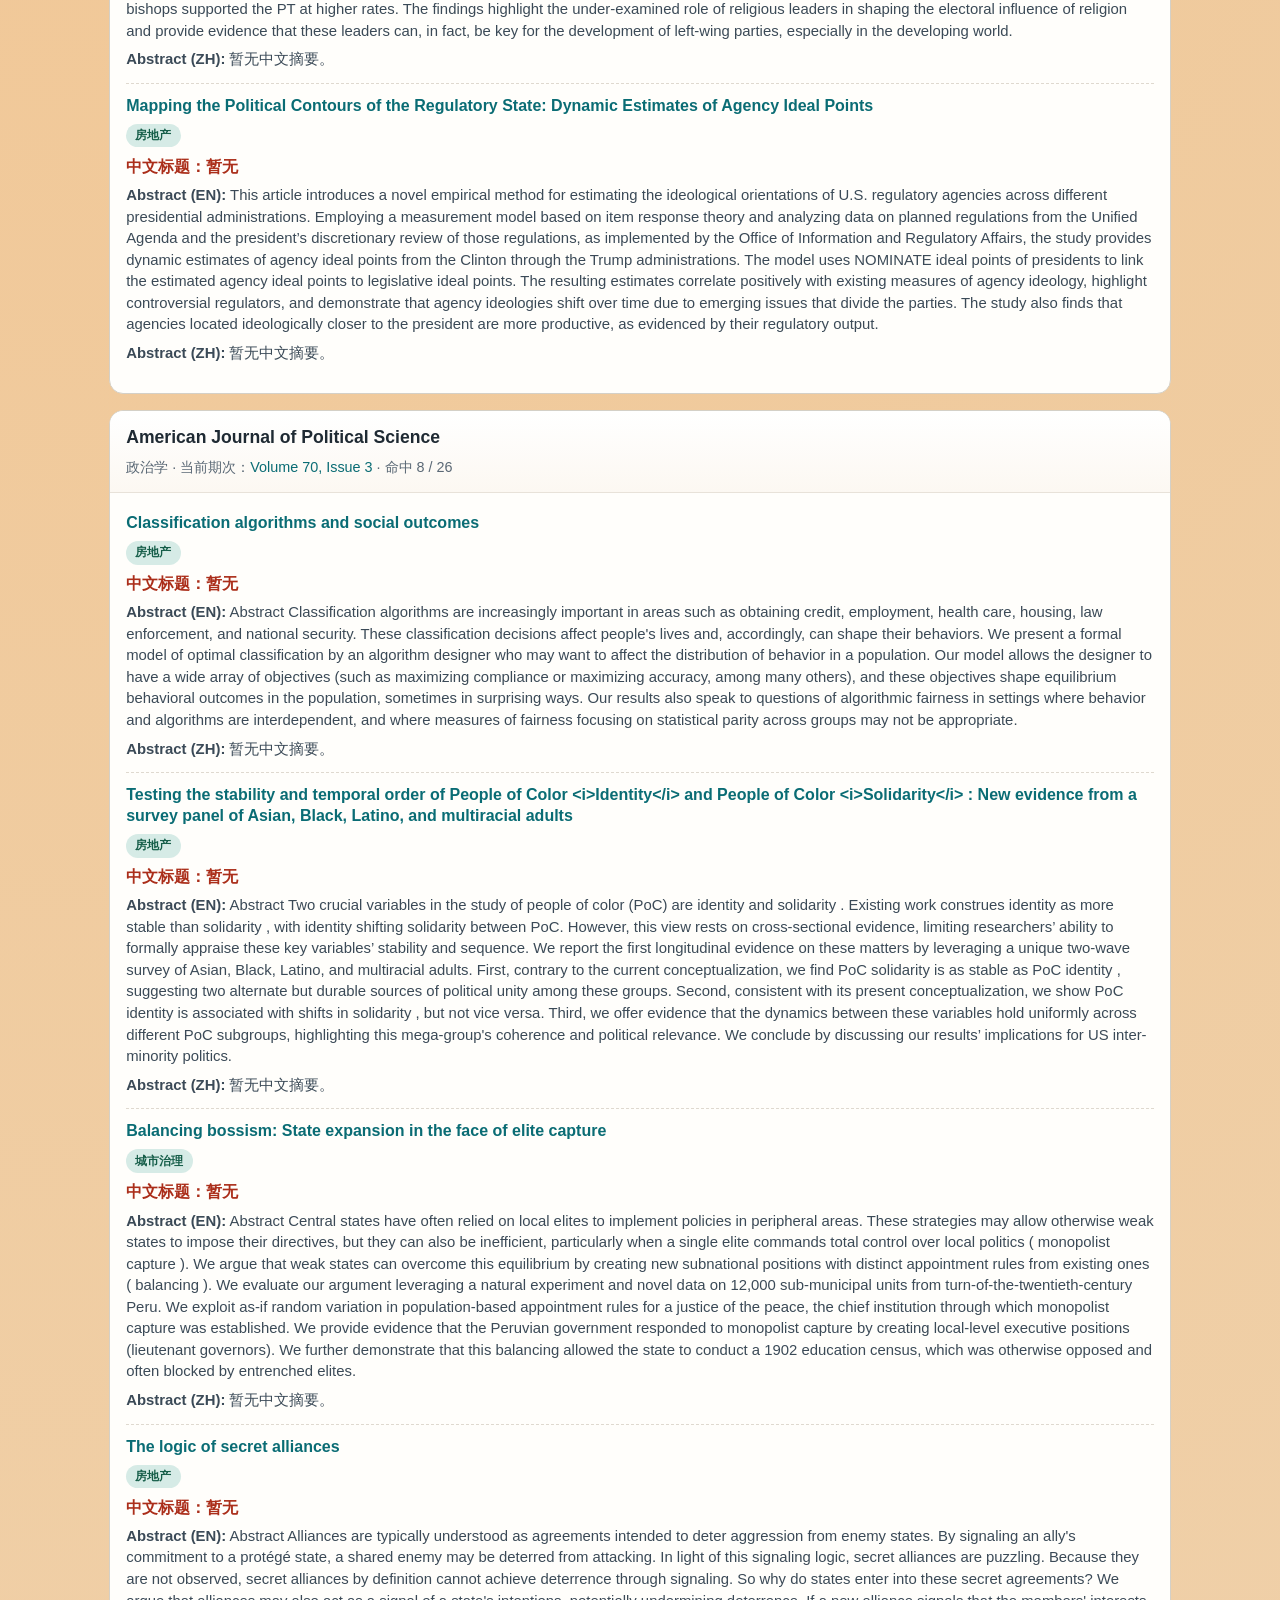
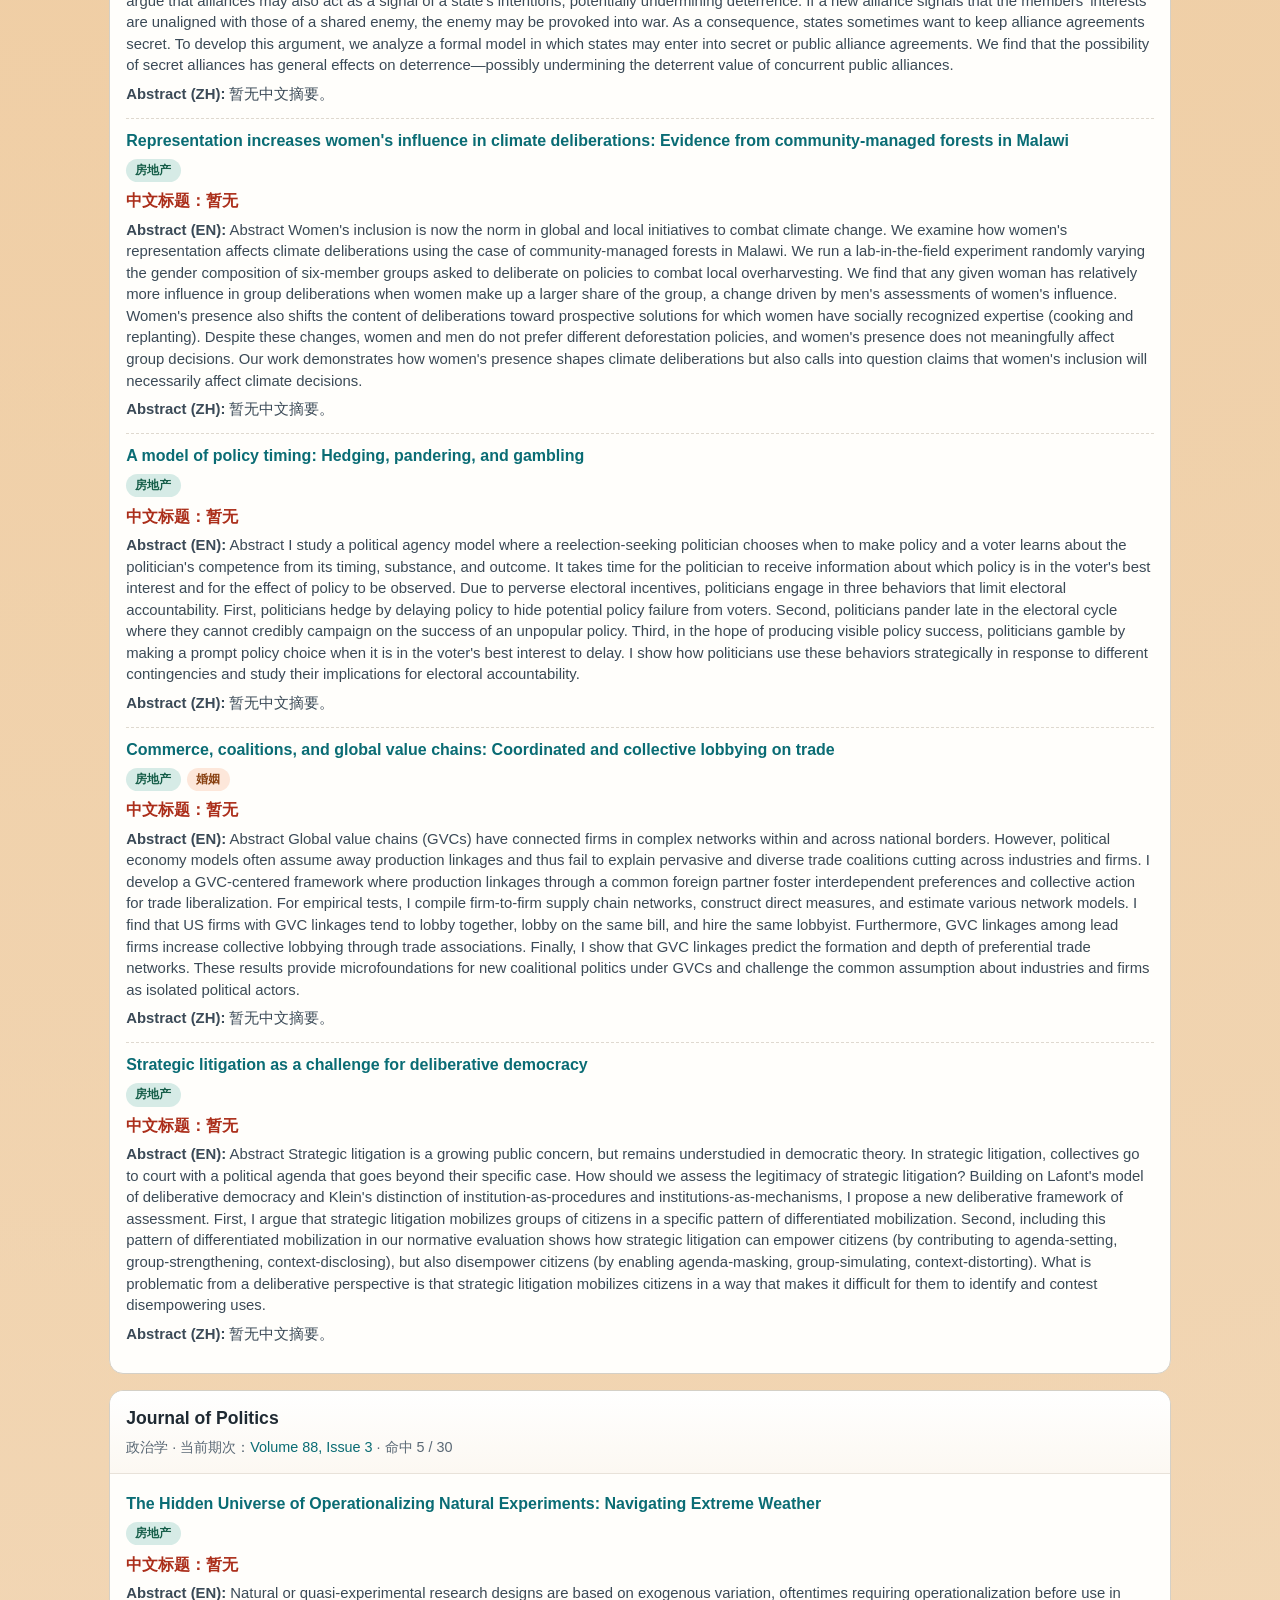
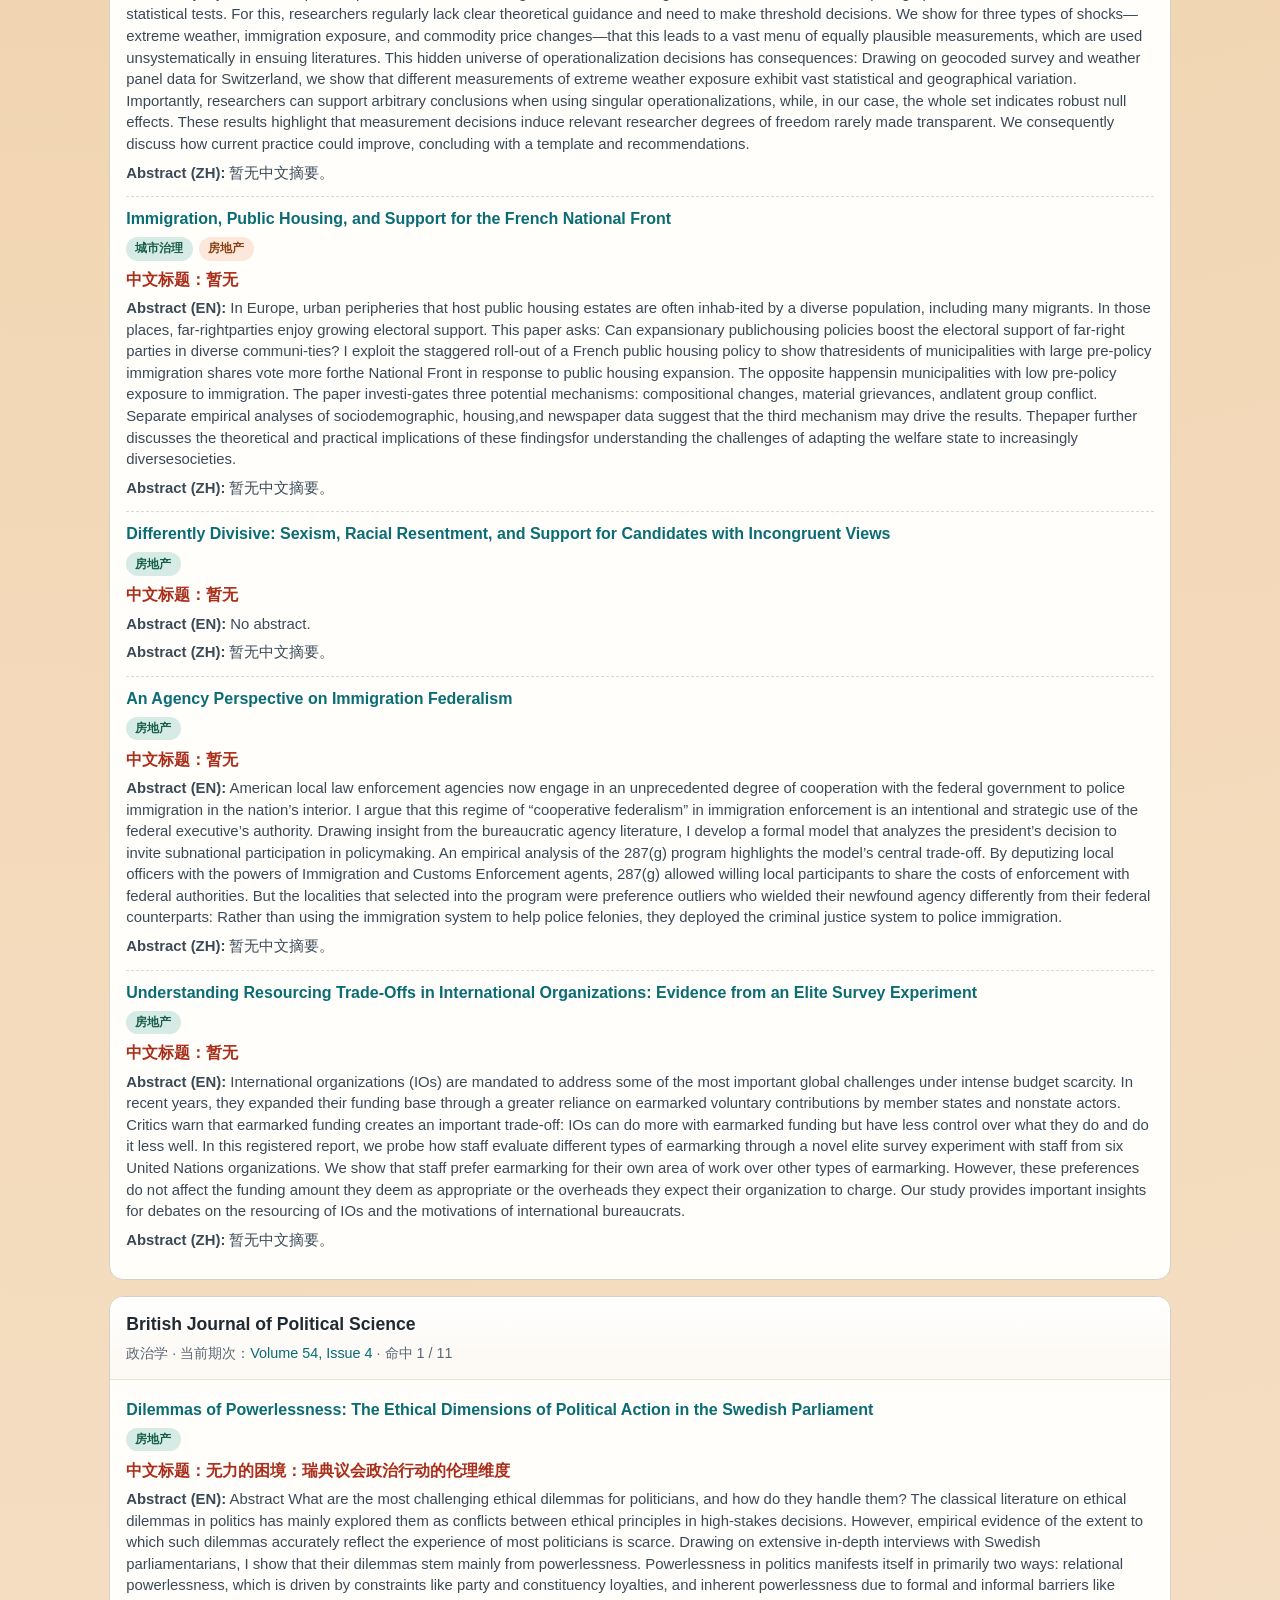
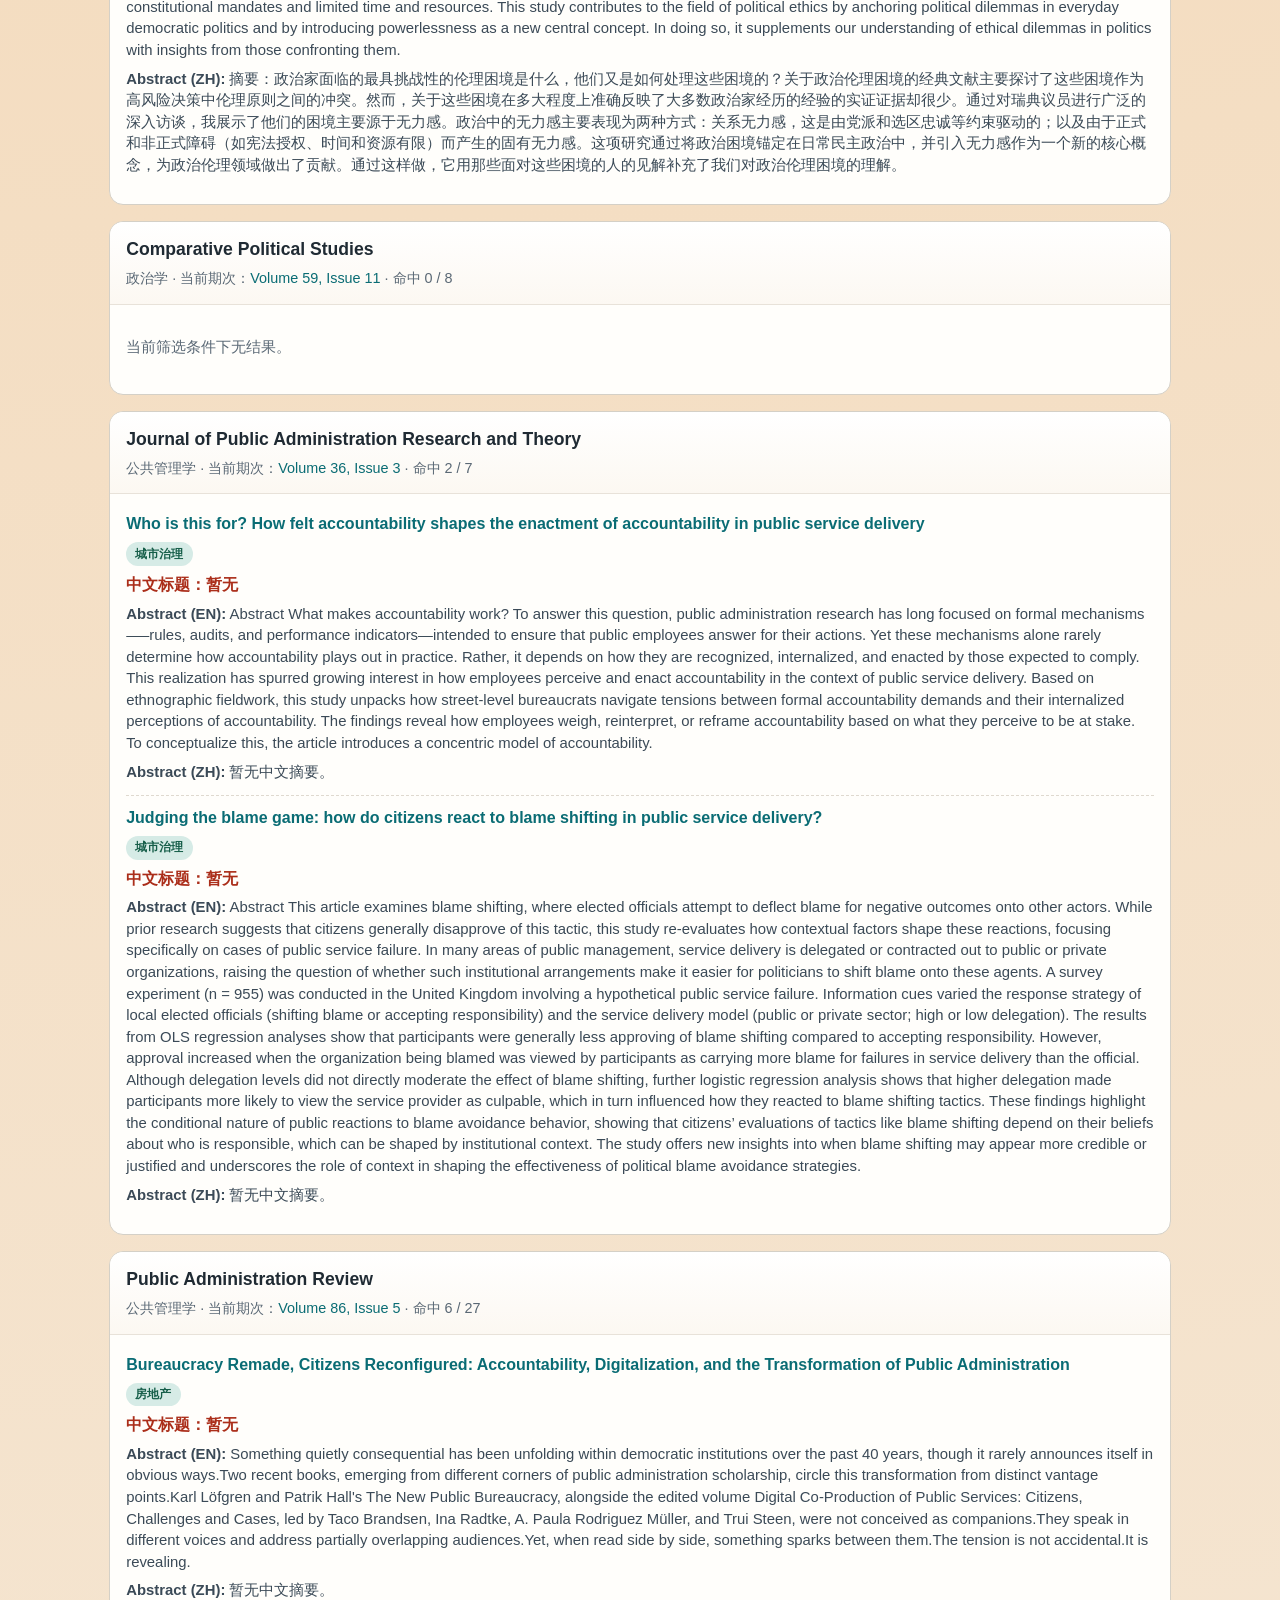
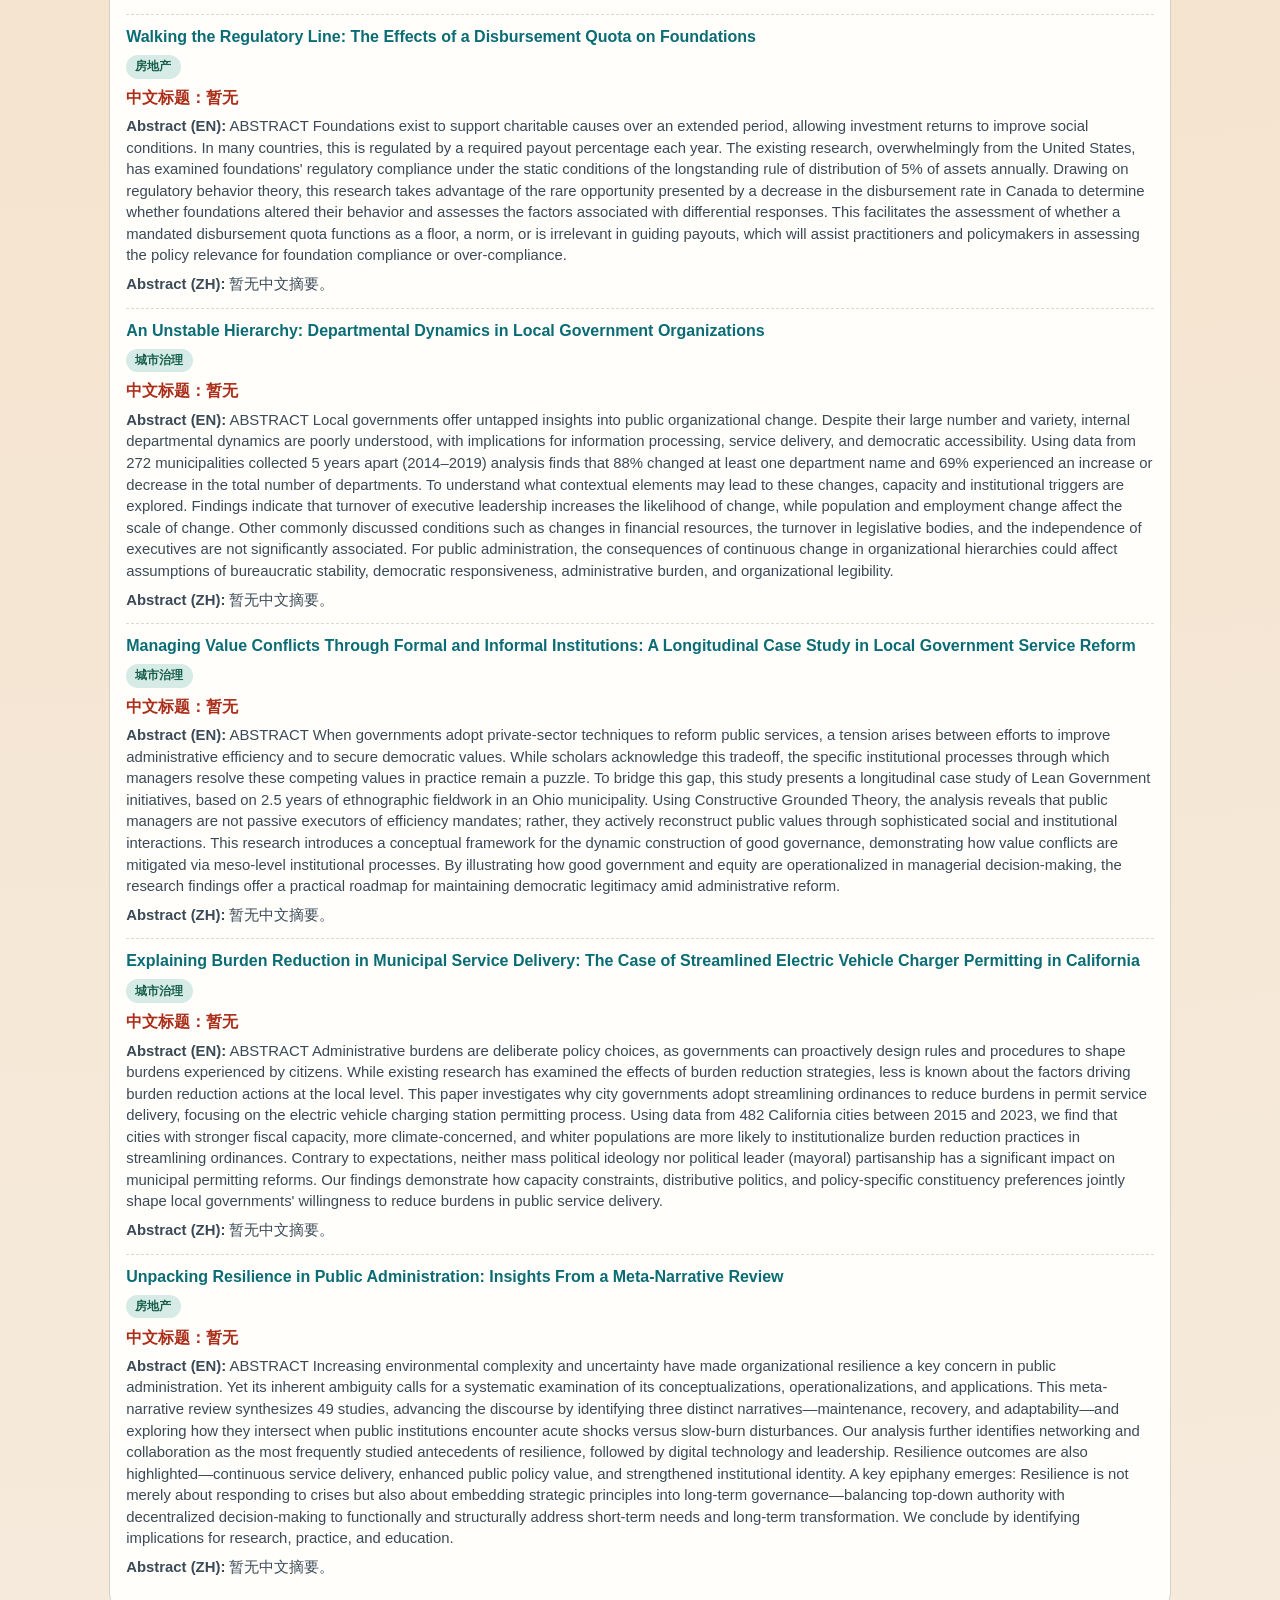
<file: urban-realestate-marriage.html>
<!doctype html>
<html lang="zh-CN">
<head>
  <meta charset="utf-8">
  <meta name="viewport" content="width=device-width, initial-scale=1">
  <title>Urban Governance, Real Estate and Marriage Literature Tracker</title>
  <meta name="description" content="追踪国内外经济学、政治学、公共管理学、社会学顶级期刊中有关城市治理、房地产、婚姻方向的最新文献。">
  <link rel="stylesheet" href="assets/css/site.css">
  <script src="assets/js/urban-marriage-app.js" defer></script>
</head>
<body>
  <header class="hero">
    <div class="hero-inner">
      <p class="hero-kicker">Interdisciplinary Literature Tracker</p>
      <h1>城市治理 · 房地产 · 婚姻</h1>
      <p class="hero-subtitle">
        追踪国内外经济学、政治学、公共管理学、社会学顶级期刊和相关领域期刊的最新一期目录，并按主题筛选文献。
      </p>
      <div class="hero-meta">
        <span id="update-time">加载中...</span>
        <button id="refresh-btn" type="button">刷新数据</button>
        <a href="standalone-urban-marriage-tracker/data/urban_marriage_tracker.json" target="_blank" rel="noopener">查看原始 JSON</a>
        <a href="./index.html">政策追踪页</a>
        <a href="./econ-frontier.html">经济学扩展页</a>
      </div>
    </div>
  </header>

  <main class="container">
    <section class="controls controls-four">
      <label class="control">
        <span>主题</span>
        <select id="topic-filter">
          <option value="">全部主题</option>
        </select>
      </label>

      <label class="control">
        <span>学科</span>
        <select id="field-filter">
          <option value="">全部学科</option>
        </select>
      </label>

      <label class="control">
        <span>期刊</span>
        <select id="journal-filter">
          <option value="">全部期刊</option>
        </select>
      </label>

      <label class="control control-search">
        <span>关键词</span>
        <input id="search-input" type="search" placeholder="例如 housing / municipal / marriage / 彩礼">
      </label>
    </section>

    <section id="summary-cards" class="summary-cards" aria-live="polite"></section>
    <section id="error-box" class="error-box" hidden></section>
    <section id="journal-list" class="journal-list" aria-live="polite"></section>
  </main>
</body>
</html>
</file>
<file: assets/css/site.css>
:root {
  --bg: #f6f4ef;
  --surface: #fffefb;
  --ink: #1f2a33;
  --muted: #5a6875;
  --line: #d4d0c7;
  --accent: #0a6c74;
  --accent-2: #d2672a;
  --chip-1: #d6ebe6;
  --chip-2: #fde7da;
  --chip-3: #ece8ff;
}

* {
  box-sizing: border-box;
}

body {
  margin: 0;
  font-family: "Avenir Next", "Segoe UI", "PingFang SC", "Microsoft YaHei", sans-serif;
  color: var(--ink);
  background:
    radial-gradient(circle at 12% 15%, #f2c795 0, transparent 26%),
    radial-gradient(circle at 90% -5%, #9dc7c1 0, transparent 28%),
    var(--bg);
  line-height: 1.45;
}

a {
  color: var(--accent);
  text-decoration: none;
}

a:hover {
  text-decoration: underline;
}

.hero {
  border-bottom: 1px solid var(--line);
  background:
    linear-gradient(140deg, rgba(255, 255, 255, 0.75), rgba(255, 255, 255, 0.3));
}

.hero-inner {
  max-width: 1100px;
  margin: 0 auto;
  padding: 3.2rem 1.2rem 2.5rem;
}

.hero-kicker {
  letter-spacing: 0.1em;
  text-transform: uppercase;
  font-size: 0.78rem;
  color: var(--muted);
  margin: 0 0 0.8rem 0;
}

h1 {
  margin: 0;
  font-family: "Iowan Old Style", "Palatino Linotype", "Songti SC", serif;
  font-size: clamp(1.8rem, 4vw, 2.9rem);
  line-height: 1.15;
}

.hero-subtitle {
  margin: 0.95rem 0 1rem 0;
  font-size: 1.06rem;
  color: #31404f;
}

.hero-meta {
  display: flex;
  flex-wrap: wrap;
  gap: 0.7rem 1rem;
  align-items: center;
  color: var(--muted);
}

.hero-meta button {
  border: 1px solid #adc7ca;
  border-radius: 999px;
  background: #f3fbfb;
  color: #045e65;
  font-weight: 700;
  padding: 0.4rem 0.9rem;
  cursor: pointer;
}

.hero-meta button:hover {
  background: #e6f5f6;
}

.container {
  max-width: 1100px;
  margin: 0 auto;
  padding: 1.2rem 1.2rem 2.8rem;
}

.controls {
  display: grid;
  gap: 0.8rem;
  grid-template-columns: repeat(3, minmax(0, 1fr));
  margin-bottom: 1rem;
}

.controls-four {
  grid-template-columns: repeat(4, minmax(0, 1fr));
}

.control {
  display: flex;
  flex-direction: column;
  gap: 0.35rem;
}

.control span {
  font-size: 0.86rem;
  font-weight: 700;
  color: #334451;
}

.control select,
.control input {
  width: 100%;
  border: 1px solid #c9c4ba;
  background: var(--surface);
  border-radius: 8px;
  padding: 0.56rem 0.6rem;
  color: var(--ink);
}

.summary-cards {
  display: grid;
  gap: 0.8rem;
  grid-template-columns: repeat(4, minmax(0, 1fr));
  margin: 0 0 1.3rem 0;
}

.summary-card {
  border: 1px solid var(--line);
  border-radius: 12px;
  padding: 0.75rem 0.85rem;
  background: var(--surface);
}

.summary-label {
  font-size: 0.8rem;
  color: var(--muted);
}

.summary-value {
  margin-top: 0.25rem;
  font-size: 1.25rem;
  font-weight: 800;
}

.error-box {
  border: 1px solid #f3a89a;
  background: #fff1ed;
  color: #832b1d;
  border-radius: 10px;
  padding: 0.8rem 0.9rem;
  margin-bottom: 1rem;
}

.journal-list {
  display: grid;
  gap: 1rem;
}

.journal-card {
  border: 1px solid var(--line);
  border-radius: 14px;
  background: var(--surface);
  overflow: hidden;
}

.journal-header {
  padding: 0.92rem 1rem;
  border-bottom: 1px solid #e8e2d9;
  background: linear-gradient(180deg, #ffffff, #fcf8f2);
}

.journal-title {
  margin: 0;
  font-size: 1.1rem;
}

.journal-meta {
  margin-top: 0.35rem;
  font-size: 0.9rem;
  color: var(--muted);
}

.journal-error {
  margin-top: 0.4rem;
  color: #b1452f;
  font-size: 0.86rem;
}

.paper-list {
  padding: 0.5rem 1rem 1rem;
}

.paper-item {
  padding: 0.75rem 0;
  border-bottom: 1px dashed #dfd9cf;
}

.paper-item:last-child {
  border-bottom: 0;
}

.paper-title {
  margin: 0;
  font-size: 1rem;
  line-height: 1.3;
}

.chip-row {
  margin-top: 0.45rem;
  display: flex;
  flex-wrap: wrap;
  gap: 0.4rem;
}

.chip {
  border-radius: 999px;
  padding: 0.2rem 0.58rem;
  font-size: 0.74rem;
  font-weight: 700;
}

.chip-0 {
  background: var(--chip-1);
  color: #165e49;
}

.chip-1 {
  background: var(--chip-2);
  color: #894112;
}

.chip-2 {
  background: var(--chip-3);
  color: #443f8a;
}

.cn-title {
  margin: 0.45rem 0 0;
  color: #ab2e1a;
  font-weight: 700;
}

.abstract {
  margin: 0.45rem 0 0;
  color: #3b4a57;
  font-size: 0.93rem;
}

.empty-note {
  color: var(--muted);
  font-size: 0.92rem;
  padding: 0.6rem 0 0.3rem;
}

@media (max-width: 960px) {
  .controls,
  .controls-four {
    grid-template-columns: 1fr 1fr;
  }

  .control-search {
    grid-column: 1 / -1;
  }

  .summary-cards {
    grid-template-columns: 1fr 1fr;
  }
}

@media (max-width: 600px) {
  .controls,
  .controls-four,
  .summary-cards {
    grid-template-columns: 1fr;
  }

  .hero-inner {
    padding-top: 2.4rem;
  }
}
</file>
